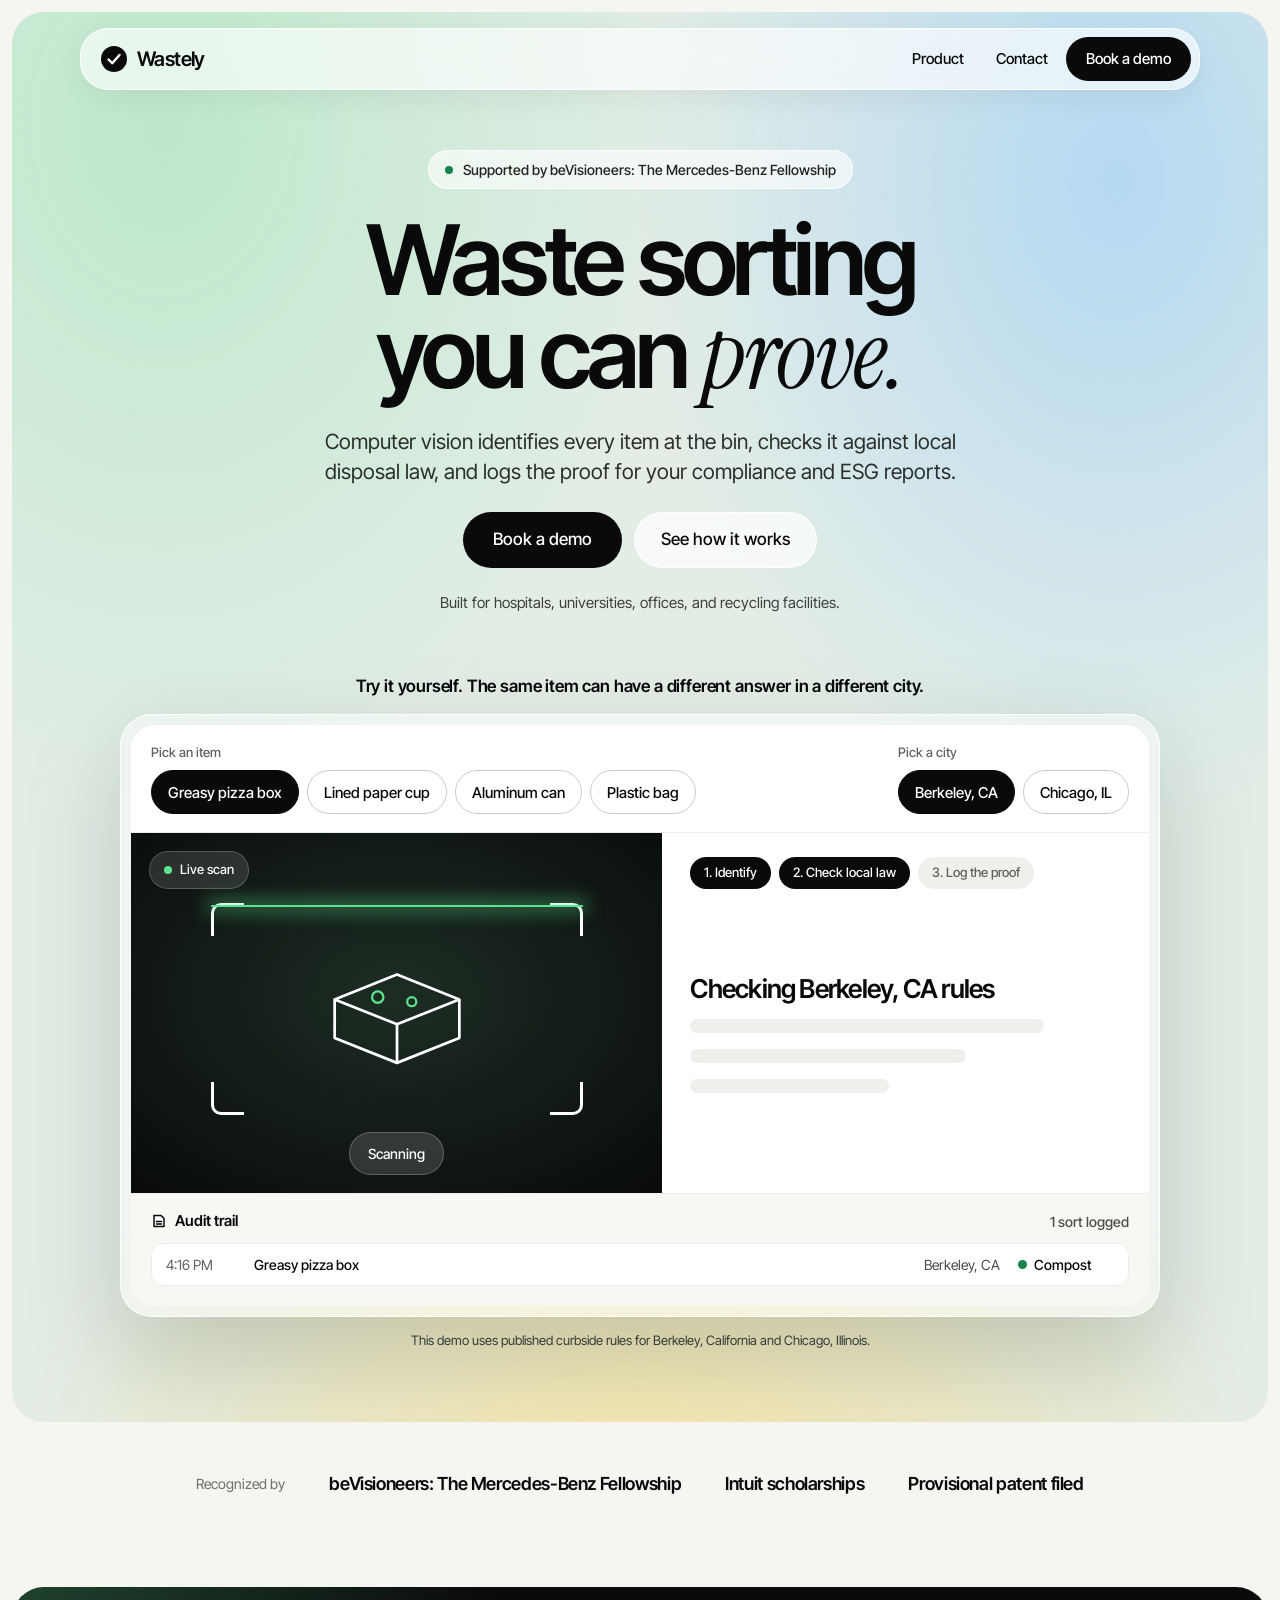
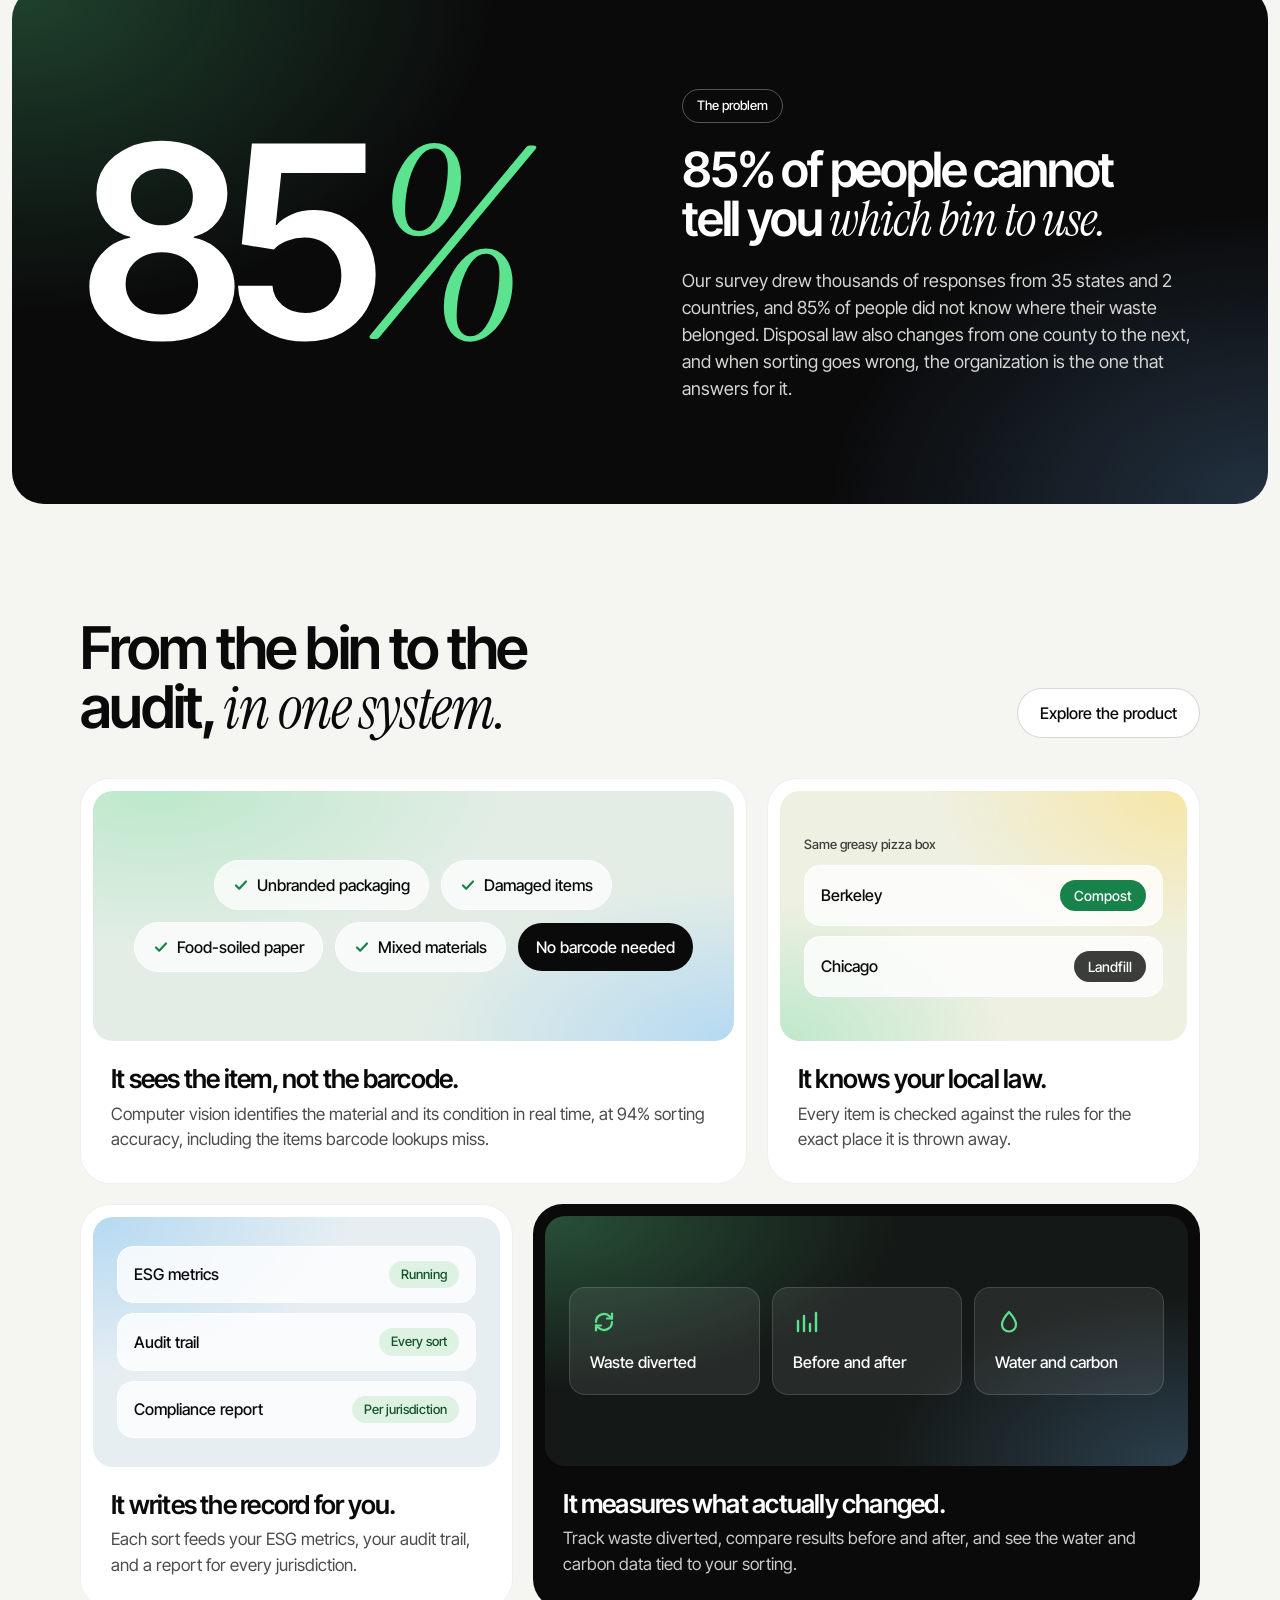
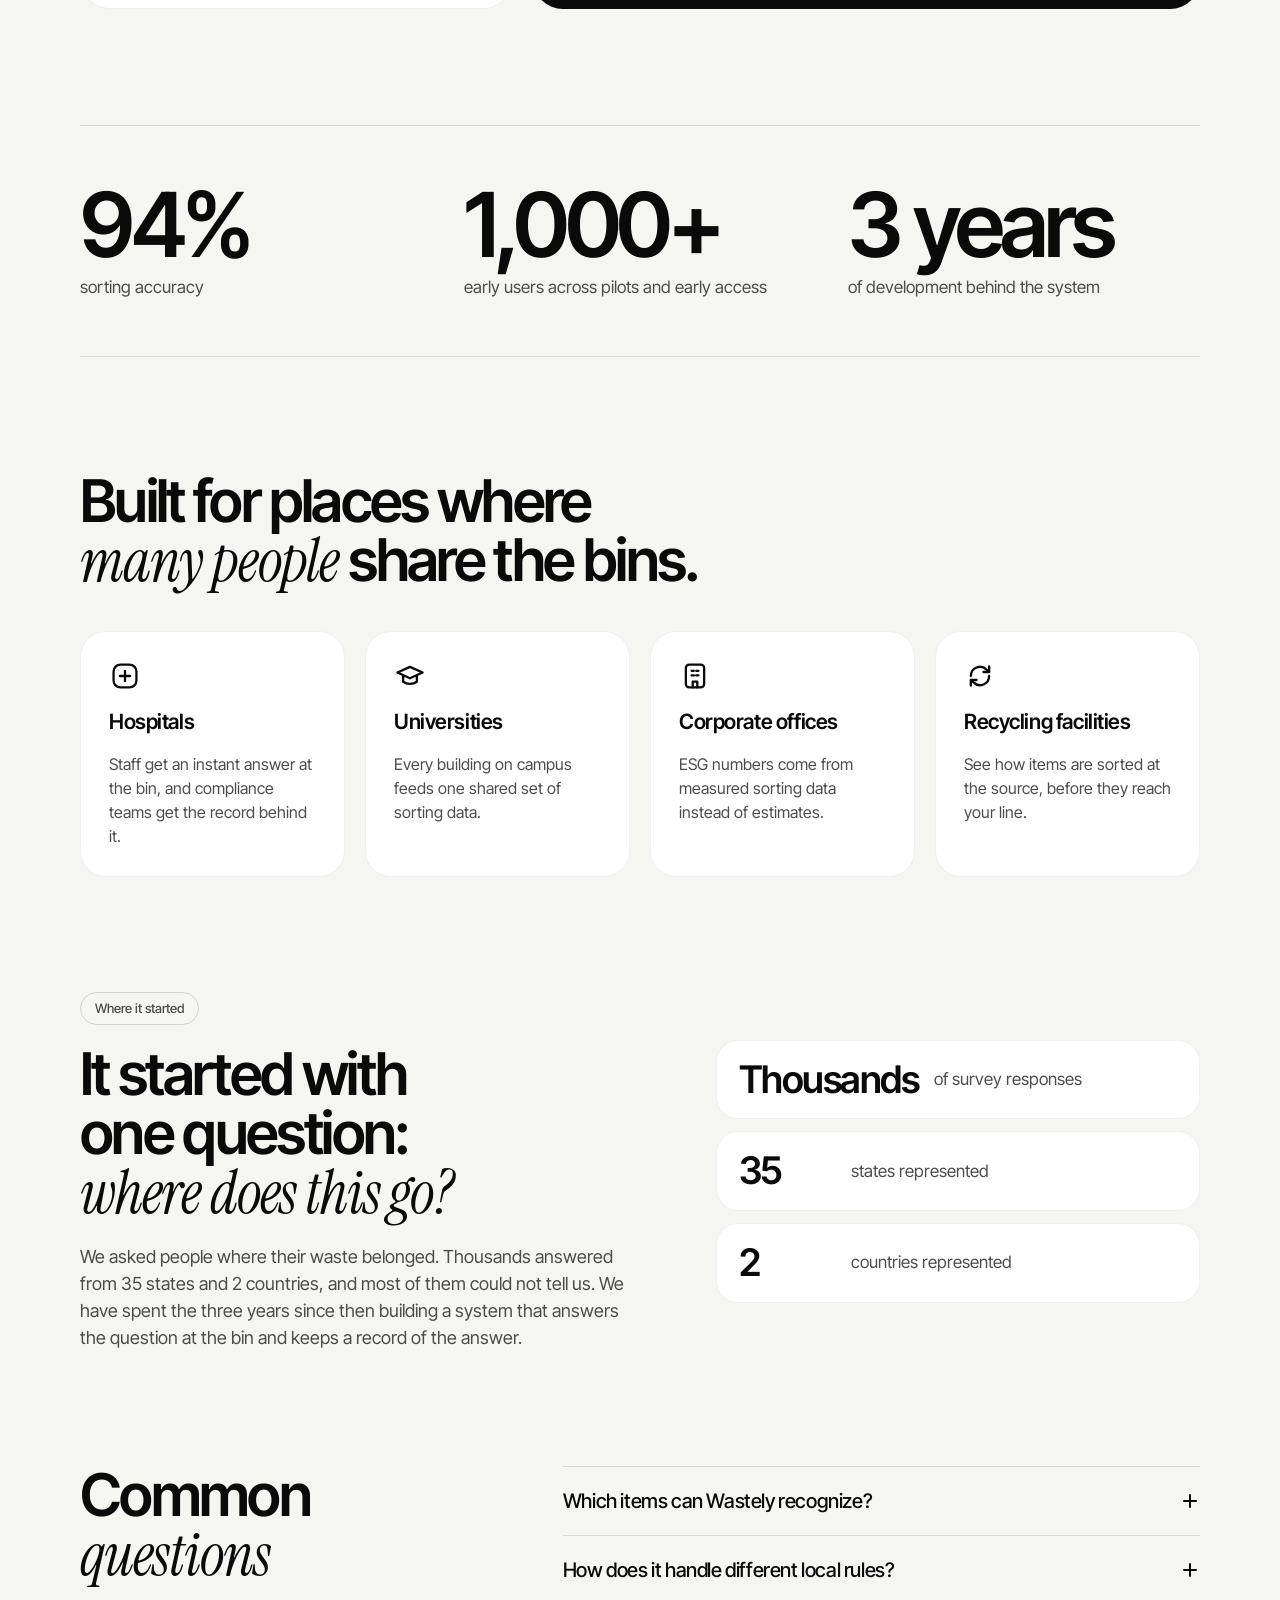
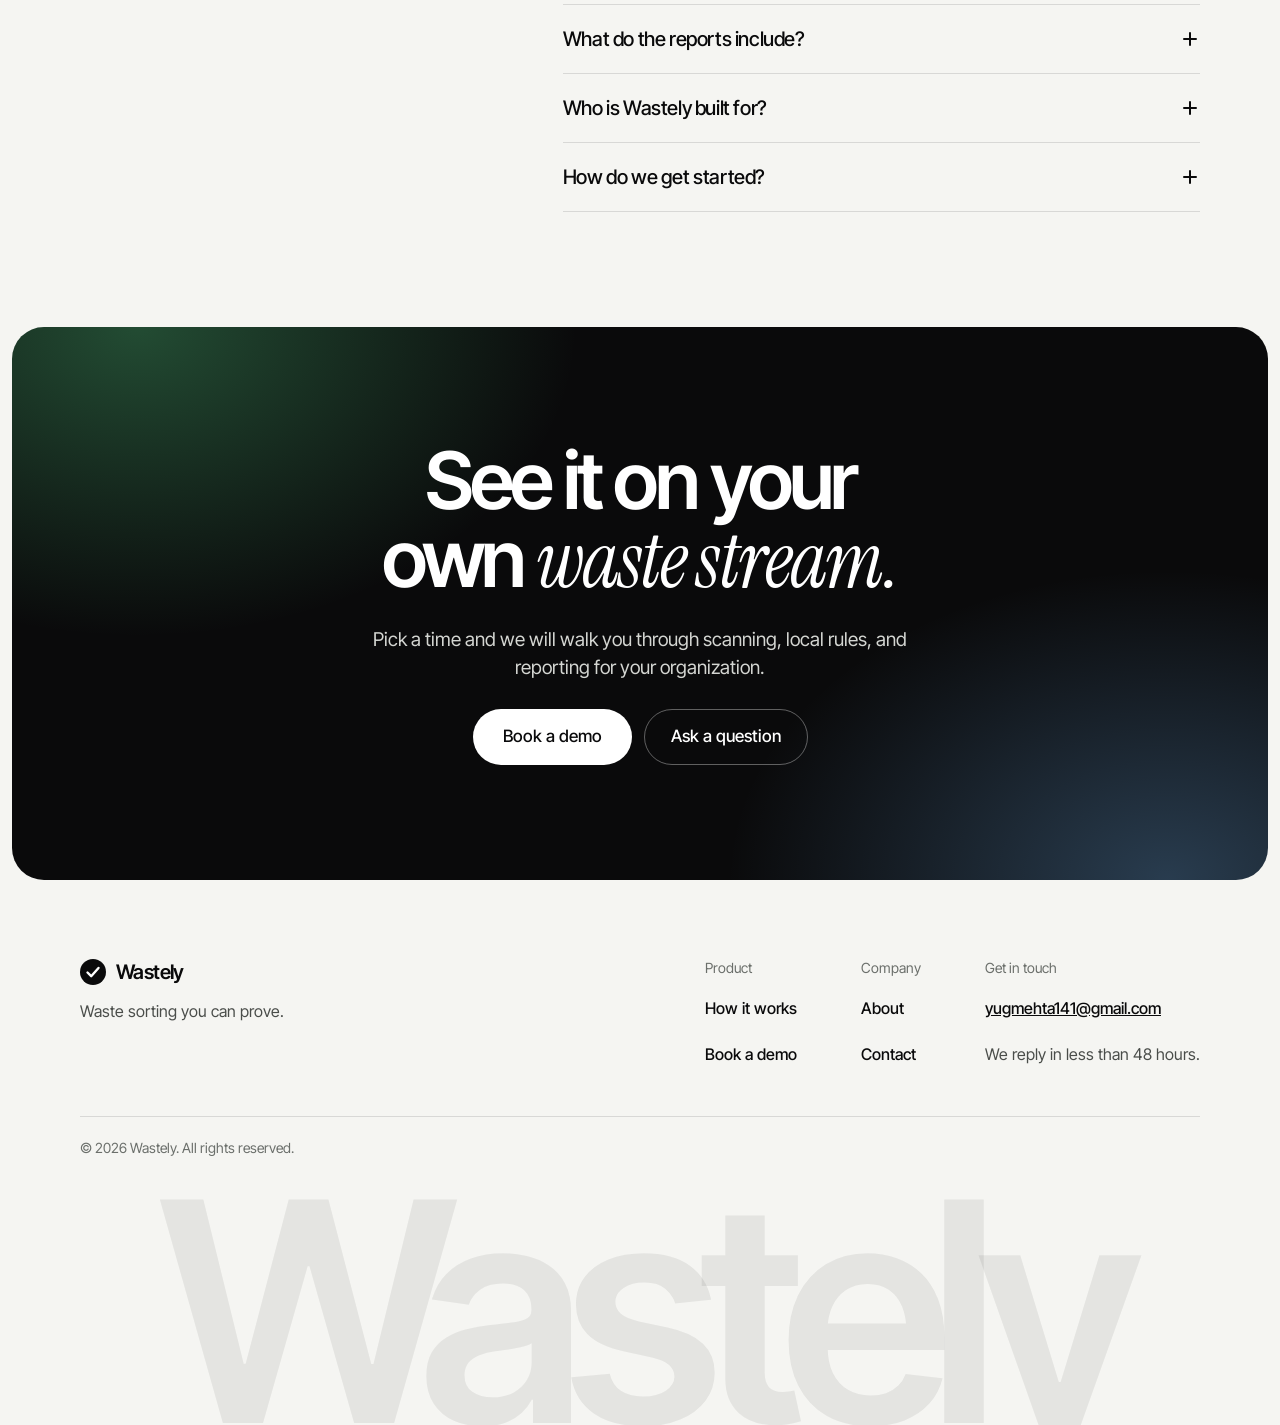
<file: index.html>
<!doctype html>
<html lang="en">
<head>
<meta charset="utf-8">
<meta name="viewport" content="width=device-width, initial-scale=1">
<title>Wastely | Waste sorting you can prove</title>
<meta name="description" content="Wastely uses computer vision to identify waste at the bin, check it against local disposal law, and build compliance and ESG reports for hospitals, universities, offices, and recycling facilities.">
<link rel="canonical" href="https://teamwastely.com/">
<meta property="og:type" content="website">
<meta property="og:site_name" content="Wastely">
<meta property="og:title" content="Wastely | Waste sorting you can prove">
<meta property="og:description" content="Wastely uses computer vision to identify waste at the bin, check it against local disposal law, and build compliance and ESG reports for hospitals, universities, offices, and recycling facilities.">
<meta property="og:url" content="https://teamwastely.com/">
<meta name="twitter:card" content="summary">
<meta name="theme-color" content="#E3EDE6">
<link rel="icon" href="favicon.svg" type="image/svg+xml">
<link rel="preconnect" href="https://fonts.googleapis.com">
<link rel="preconnect" href="https://fonts.gstatic.com" crossorigin>
<link rel="stylesheet" href="https://fonts.googleapis.com/css2?family=Instrument+Serif:ital@0;1&amp;family=Inter+Tight:wght@400;500;600&amp;display=swap">
<link rel="stylesheet" href="styles.css">
</head>
<body>
<div style="width: 100%; background: #F5F5F2; color: #0A0A0B; font-family: 'Inter Tight', system-ui, sans-serif; font-size: 17px; line-height: 1.5">

<section style="margin: 12px; border-radius: 32px; padding: 16px clamp(16px, 4vw, 48px) clamp(40px, 6vw, 72px); background: radial-gradient(60% 70% at 12% 8%, #BDE8CB 0%, rgba(189, 232, 203, 0) 70%), radial-gradient(55% 65% at 88% 12%, #B5D9F2 0%, rgba(181, 217, 242, 0) 70%), radial-gradient(70% 55% at 50% 108%, #F7E6A6 0%, rgba(247, 230, 166, 0) 72%), #E3EDE6; display: flex; flex-direction: column; align-items: center; gap: clamp(36px, 5vw, 60px); overflow: hidden">

<header style="width: 100%; max-width: 1120px; box-sizing: border-box; display: flex; flex-wrap: wrap; align-items: center; justify-content: space-between; gap: 4px 16px; padding: 8px 8px 8px 20px; border-radius: 28px; background: rgba(255, 255, 255, 0.62); -webkit-backdrop-filter: blur(18px); backdrop-filter: blur(18px); border: 1px solid rgba(255, 255, 255, 0.85); box-shadow: 0 8px 30px rgba(10, 10, 11, 0.06)">
<a href="./" style="display: flex; align-items: center; gap: 10px; min-height: 44px; text-decoration: none; color: #0A0A0B; font-weight: 600; font-size: 20px; letter-spacing: -0.03em">
<svg width="26" height="26" viewBox="0 0 26 26" fill="none" aria-hidden="true"><circle cx="13" cy="13" r="13" fill="#0A0A0B"></circle><path d="M7.5 13.5l3.7 3.7 7.3-8.2" stroke="#FFFFFF" stroke-width="2.4" stroke-linecap="round" stroke-linejoin="round"></path></svg>
Wastely
</a>
<nav aria-label="Main" style="display: flex; flex-wrap: wrap; align-items: center; gap: 2px 4px">
<a href="product.html" style="display: inline-flex; align-items: center; min-height: 44px; padding: 0 14px; text-decoration: none; color: #0A0A0B; font-weight: 500; font-size: 15px">Product</a>
<a href="contact.html" style="display: inline-flex; align-items: center; min-height: 44px; padding: 0 14px; text-decoration: none; color: #0A0A0B; font-weight: 500; font-size: 15px">Contact</a>
<a href="demo.html" style="display: inline-flex; align-items: center; justify-content: center; min-height: 44px; padding: 0 20px; border-radius: 999px; background: #0A0A0B; color: #FFFFFF; font-weight: 500; font-size: 15px; text-decoration: none">Book a demo</a>
</nav>
</header>

<div style="max-width: 900px; display: flex; flex-direction: column; align-items: center; gap: 24px; text-align: center">
<div style="display: inline-flex; align-items: center; gap: 10px; padding: 8px 16px; border-radius: 999px; background: rgba(255, 255, 255, 0.6); border: 1px solid rgba(255, 255, 255, 0.9); font-size: 14px; font-weight: 500; color: #1F2421">
<span aria-hidden="true" style="flex: none; width: 8px; height: 8px; border-radius: 999px; background: #17834A"></span>
Supported by beVisioneers: The Mercedes-Benz Fellowship
</div>
<h1 style="margin: 0; font-weight: 600; font-size: clamp(46px, 7.6vw, 100px); line-height: 0.96; letter-spacing: -0.05em; color: #0A0A0B; text-wrap: balance">Waste sorting you can <span style="font-family: 'Instrument Serif', Georgia, serif; font-style: italic; font-weight: 400; letter-spacing: -0.02em">prove.</span></h1>
<p style="margin: 0; max-width: 640px; font-size: clamp(18px, 1.7vw, 21px); line-height: 1.45; color: #2B302C; text-wrap: pretty">Computer vision identifies every item at the bin, checks it against local disposal law, and logs the proof for your compliance and ESG reports.</p>
<div style="display: flex; flex-wrap: wrap; justify-content: center; gap: 12px">
<a href="demo.html" style="display: inline-flex; align-items: center; justify-content: center; min-height: 54px; padding: 0 30px; border-radius: 999px; background: #0A0A0B; color: #FFFFFF; font-weight: 500; font-size: 17px; text-decoration: none">Book a demo</a>
<a href="product.html" style="display: inline-flex; align-items: center; justify-content: center; min-height: 54px; padding: 0 26px; border-radius: 999px; background: rgba(255, 255, 255, 0.7); border: 1px solid rgba(255, 255, 255, 0.95); color: #0A0A0B; font-weight: 500; font-size: 17px; text-decoration: none; -webkit-backdrop-filter: blur(12px); backdrop-filter: blur(12px)">See how it works</a>
</div>
<p style="margin: 0; font-size: 15px; color: #3A403B">Built for hospitals, universities, offices, and recycling facilities.</p>
</div>

<div style="width: 100%; max-width: 1040px; display: flex; flex-direction: column; align-items: center; gap: 14px">
<p style="margin: 0; font-size: 17px; font-weight: 600; letter-spacing: -0.01em; color: #0A0A0B; text-align: center">Try it yourself. The same item can have a different answer in a different city.</p>
<div style="width: 100%; box-sizing: border-box; padding: 10px; border-radius: 32px; background: rgba(255, 255, 255, 0.45); border: 1px solid rgba(255, 255, 255, 0.9); -webkit-backdrop-filter: blur(20px); backdrop-filter: blur(20px); box-shadow: 0 40px 100px rgba(10, 30, 20, 0.18)">
<div style="display: flex; flex-direction: column; border-radius: 24px; overflow: hidden; background: #FFFFFF; text-align: left">
<div style="display: flex; flex-wrap: wrap; align-items: flex-end; justify-content: space-between; gap: 14px 24px; padding: 18px 20px; border-bottom: 1px solid #EDEDE8">
<div style="display: flex; flex-direction: column; gap: 8px; min-width: 0">
<span id="demo-item-label" style="font-size: 13px; font-weight: 500; color: #5F635F">Pick an item</span>
<div id="wd-items" role="group" aria-labelledby="demo-item-label" style="display: flex; flex-wrap: wrap; gap: 8px"></div>
</div>
<div style="display: flex; flex-direction: column; gap: 8px">
<span id="demo-city-label" style="font-size: 13px; font-weight: 500; color: #5F635F">Pick a city</span>
<div id="wd-places" role="group" aria-labelledby="demo-city-label" style="display: flex; flex-wrap: wrap; gap: 8px"></div>
</div>
</div>

<div style="display: flex; flex-wrap: wrap">
<div style="position: relative; flex: 1.15 1 340px; min-width: 0; min-height: 360px; box-sizing: border-box; padding: 24px; background: radial-gradient(70% 70% at 50% 45%, #1D2D24 0%, #0A0D0B 100%); display: flex; align-items: center; justify-content: center; overflow: hidden">
<div style="position: absolute; top: 18px; left: 18px; display: flex; align-items: center; gap: 8px; padding: 8px 14px; border-radius: 999px; background: rgba(255, 255, 255, 0.12); border: 1px solid rgba(255, 255, 255, 0.2); color: #FFFFFF; font-size: 13px; font-weight: 500">
<span aria-hidden="true" class="pulse" style="width: 8px; height: 8px; border-radius: 999px; background: #5BE38F"></span>
Live scan
</div>
<div aria-hidden="true" style="position: absolute; top: 70px; left: 15%; width: 30px; height: 30px; border-top: 3px solid #FFFFFF; border-left: 3px solid #FFFFFF; border-top-left-radius: 10px"></div>
<div aria-hidden="true" style="position: absolute; top: 70px; right: 15%; width: 30px; height: 30px; border-top: 3px solid #FFFFFF; border-right: 3px solid #FFFFFF; border-top-right-radius: 10px"></div>
<div aria-hidden="true" style="position: absolute; bottom: 78px; left: 15%; width: 30px; height: 30px; border-bottom: 3px solid #FFFFFF; border-left: 3px solid #FFFFFF; border-bottom-left-radius: 10px"></div>
<div aria-hidden="true" style="position: absolute; bottom: 78px; right: 15%; width: 30px; height: 30px; border-bottom: 3px solid #FFFFFF; border-right: 3px solid #FFFFFF; border-bottom-right-radius: 10px"></div>
<div id="wd-scanline" aria-hidden="true" class="scanline" hidden style="position: absolute; left: 15%; right: 15%; top: 20%; height: 2px; border-radius: 2px; background: #5BE38F; box-shadow: 0 0 18px 4px rgba(91, 227, 143, 0.55)"></div>
<div id="wd-icon" style="display: flex"></div>
<div style="position: absolute; bottom: 18px; left: 18px; right: 18px; display: flex; justify-content: center">
<div id="wd-camlabel" style="padding: 10px 18px; border-radius: 999px; background: rgba(255, 255, 255, 0.14); border: 1px solid rgba(255, 255, 255, 0.22); color: #FFFFFF; font-size: 14px; font-weight: 500"></div>
</div>
</div>

<div style="flex: 1 1 320px; min-width: 0; box-sizing: border-box; padding: 24px 28px 28px; display: flex; flex-direction: column; gap: 20px">
<div id="wd-steps" style="display: flex; flex-wrap: wrap; gap: 8px"></div>
<div id="wd-result" role="status" style="display: flex; flex-direction: column; flex: 1"></div>
</div>
</div>

<div style="display: flex; flex-direction: column; gap: 10px; padding: 16px 20px 20px; background: #F7F7F4; border-top: 1px solid #EDEDE8">
<div style="display: flex; flex-wrap: wrap; align-items: center; justify-content: space-between; gap: 6px 16px">
<span style="display: inline-flex; align-items: center; gap: 8px; font-size: 15px; font-weight: 600; color: #0A0A0B">
<svg width="16" height="16" viewBox="0 0 16 16" fill="none" aria-hidden="true"><path d="M3 2.5h7l3 3v8H3v-11z" stroke="#0A0A0B" stroke-width="1.5" stroke-linejoin="round"></path><path d="M5.5 8.5h5M5.5 11h5" stroke="#0A0A0B" stroke-width="1.5" stroke-linecap="round"></path></svg>
Audit trail
</span>
<span id="wd-count" style="font-size: 14px; font-weight: 500; color: #4A4D4A"></span>
</div>
<div id="wd-log" style="display: flex; flex-direction: column; gap: 10px"></div>
</div>

</div>
</div>
<p style="margin: 0; font-size: 13px; color: #3A403B; text-align: center">This demo uses published curbside rules for Berkeley, California and Chicago, Illinois.</p>
</div>
</section>

<section style="padding: 36px clamp(20px, 5vw, 80px) 0">
<div style="max-width: 1120px; margin: 0 auto; display: flex; flex-wrap: wrap; align-items: center; justify-content: center; gap: 10px 44px">
<span style="font-size: 14px; color: #6B6F6B">Recognized by</span>
<span style="font-weight: 600; font-size: 18px; letter-spacing: -0.02em; color: #0A0A0B">beVisioneers: The Mercedes-Benz Fellowship</span>
<span style="font-weight: 600; font-size: 18px; letter-spacing: -0.02em; color: #0A0A0B">Intuit scholarships</span>
<span style="font-weight: 600; font-size: 18px; letter-spacing: -0.02em; color: #0A0A0B">Provisional patent filed</span>
</div>
</section>

<section style="margin: clamp(48px, 7vw, 96px) 12px 0; border-radius: 32px; padding: clamp(56px, 8vw, 110px) clamp(20px, 5vw, 80px); background: radial-gradient(55% 90% at 0% 0%, rgba(91, 227, 143, 0.26) 0%, rgba(91, 227, 143, 0) 70%), radial-gradient(50% 80% at 100% 100%, rgba(120, 190, 255, 0.22) 0%, rgba(120, 190, 255, 0) 70%), #0A0A0B; overflow: hidden">
<div style="max-width: 1120px; margin: 0 auto; display: flex; flex-wrap: wrap; align-items: center; gap: 32px 64px">
<p aria-hidden="true" style="flex: 1 1 400px; min-width: 0; margin: 0; font-weight: 600; font-size: clamp(120px, 21vw, 280px); line-height: 0.82; letter-spacing: -0.07em; color: #FFFFFF">85<span style="font-family: 'Instrument Serif', Georgia, serif; font-style: italic; font-weight: 400; letter-spacing: 0; color: #5BE38F">%</span></p>
<div style="flex: 1 1 380px; min-width: 0; display: flex; flex-direction: column; align-items: flex-start; gap: 22px">
<div style="display: inline-flex; padding: 6px 14px; border-radius: 999px; border: 1px solid rgba(255, 255, 255, 0.3); font-size: 13px; font-weight: 500; color: #FFFFFF">The problem</div>
<h2 style="margin: 0; font-weight: 600; font-size: clamp(32px, 3.8vw, 52px); line-height: 1.02; letter-spacing: -0.045em; color: #FFFFFF; text-wrap: balance">85% of people cannot tell you <span style="font-family: 'Instrument Serif', Georgia, serif; font-style: italic; font-weight: 400; letter-spacing: -0.02em">which bin to use.</span></h2>
<p style="margin: 0; font-size: 18px; color: #D4D6D2; text-wrap: pretty">Our survey drew thousands of responses from 35 states and 2 countries, and 85% of people did not know where their waste belonged. Disposal law also changes from one county to the next, and when sorting goes wrong, the organization is the one that answers for it.</p>
</div>
</div>
</section>

<section id="product" style="padding: clamp(72px, 9vw, 120px) clamp(20px, 5vw, 80px)">
<div style="max-width: 1120px; margin: 0 auto; display: flex; flex-direction: column; gap: 20px">
<div style="display: flex; flex-wrap: wrap; align-items: flex-end; justify-content: space-between; gap: 20px 40px; padding-bottom: 20px">
<h2 style="margin: 0; max-width: 700px; font-weight: 600; font-size: clamp(34px, 4.6vw, 60px); line-height: 1; letter-spacing: -0.045em; color: #0A0A0B; text-wrap: balance">From the bin to the audit, <span style="font-family: 'Instrument Serif', Georgia, serif; font-style: italic; font-weight: 400; letter-spacing: -0.02em">in one system.</span></h2>
<a href="product.html" style="display: inline-flex; align-items: center; justify-content: center; min-height: 48px; padding: 0 22px; border-radius: 999px; border: 1px solid rgba(10, 10, 11, 0.16); background: #FFFFFF; color: #0A0A0B; font-weight: 500; font-size: 16px; text-decoration: none">Explore the product</a>
</div>

<div style="display: flex; flex-wrap: wrap; gap: 20px">
<div style="flex: 1.7 1 440px; min-width: 0; box-sizing: border-box; padding: 12px 12px 30px; border-radius: 30px; background: #FFFFFF; border: 1px solid rgba(10, 10, 11, 0.06); display: flex; flex-direction: column; gap: 24px">
<div style="min-height: 250px; box-sizing: border-box; padding: 28px; border-radius: 20px; background: radial-gradient(80% 90% at 10% 0%, #BDE8CB 0%, rgba(189, 232, 203, 0) 70%), radial-gradient(70% 90% at 100% 100%, #B5D9F2 0%, rgba(181, 217, 242, 0) 70%), #E3EDE6; display: flex; flex-wrap: wrap; align-items: center; align-content: center; justify-content: center; gap: 12px">
<span style="display: inline-flex; align-items: center; gap: 8px; padding: 12px 18px; border-radius: 999px; background: rgba(255, 255, 255, 0.75); border: 1px solid #FFFFFF; font-size: 16px; font-weight: 500; color: #0A0A0B"><svg width="16" height="16" viewBox="0 0 16 16" fill="none" aria-hidden="true"><path d="M3 8.500l3.200 3.200L13 4.500" stroke="#17834A" stroke-width="2.200" stroke-linecap="round" stroke-linejoin="round"></path></svg>Unbranded packaging</span>
<span style="display: inline-flex; align-items: center; gap: 8px; padding: 12px 18px; border-radius: 999px; background: rgba(255, 255, 255, 0.75); border: 1px solid #FFFFFF; font-size: 16px; font-weight: 500; color: #0A0A0B"><svg width="16" height="16" viewBox="0 0 16 16" fill="none" aria-hidden="true"><path d="M3 8.500l3.200 3.200L13 4.500" stroke="#17834A" stroke-width="2.200" stroke-linecap="round" stroke-linejoin="round"></path></svg>Damaged items</span>
<span style="display: inline-flex; align-items: center; gap: 8px; padding: 12px 18px; border-radius: 999px; background: rgba(255, 255, 255, 0.75); border: 1px solid #FFFFFF; font-size: 16px; font-weight: 500; color: #0A0A0B"><svg width="16" height="16" viewBox="0 0 16 16" fill="none" aria-hidden="true"><path d="M3 8.500l3.200 3.200L13 4.500" stroke="#17834A" stroke-width="2.200" stroke-linecap="round" stroke-linejoin="round"></path></svg>Food-soiled paper</span>
<span style="display: inline-flex; align-items: center; gap: 8px; padding: 12px 18px; border-radius: 999px; background: rgba(255, 255, 255, 0.75); border: 1px solid #FFFFFF; font-size: 16px; font-weight: 500; color: #0A0A0B"><svg width="16" height="16" viewBox="0 0 16 16" fill="none" aria-hidden="true"><path d="M3 8.500l3.200 3.200L13 4.500" stroke="#17834A" stroke-width="2.200" stroke-linecap="round" stroke-linejoin="round"></path></svg>Mixed materials</span>
<span style="display: inline-flex; align-items: center; gap: 8px; padding: 12px 18px; border-radius: 999px; background: #0A0A0B; font-size: 16px; font-weight: 500; color: #FFFFFF">No barcode needed</span>
</div>
<div style="display: flex; flex-direction: column; gap: 8px; padding: 0 18px">
<h3 style="margin: 0; font-size: 26px; font-weight: 600; letter-spacing: -0.03em; line-height: 1.1; color: #0A0A0B">It sees the item, not the barcode.</h3>
<p style="margin: 0; font-size: 17px; color: #4A4D4A">Computer vision identifies the material and its condition in real time, at 94% sorting accuracy, including the items barcode lookups miss.</p>
</div>
</div>
<div style="flex: 1 1 300px; min-width: 0; box-sizing: border-box; padding: 12px 12px 30px; border-radius: 30px; background: #FFFFFF; border: 1px solid rgba(10, 10, 11, 0.06); display: flex; flex-direction: column; gap: 24px">
<div style="min-height: 250px; box-sizing: border-box; padding: 24px; border-radius: 20px; background: radial-gradient(90% 90% at 100% 0%, #F7E6A6 0%, rgba(247, 230, 166, 0) 70%), radial-gradient(80% 80% at 0% 100%, #BDE8CB 0%, rgba(189, 232, 203, 0) 70%), #EEF0E2; display: flex; flex-direction: column; justify-content: center; gap: 10px">
<span style="font-size: 13px; font-weight: 500; color: #3A403B">Same greasy pizza box</span>
<div style="display: flex; align-items: center; justify-content: space-between; gap: 12px; padding: 14px 16px; border-radius: 16px; background: rgba(255, 255, 255, 0.8); border: 1px solid #FFFFFF">
<span style="font-size: 16px; font-weight: 500; color: #0A0A0B">Berkeley</span>
<span style="font-size: 14px; font-weight: 500; color: #FFFFFF; background: #17834A; padding: 5px 14px; border-radius: 999px">Compost</span>
</div>
<div style="display: flex; align-items: center; justify-content: space-between; gap: 12px; padding: 14px 16px; border-radius: 16px; background: rgba(255, 255, 255, 0.8); border: 1px solid #FFFFFF">
<span style="font-size: 16px; font-weight: 500; color: #0A0A0B">Chicago</span>
<span style="font-size: 14px; font-weight: 500; color: #FFFFFF; background: #3A3D3A; padding: 5px 14px; border-radius: 999px">Landfill</span>
</div>
</div>
<div style="display: flex; flex-direction: column; gap: 8px; padding: 0 18px">
<h3 style="margin: 0; font-size: 26px; font-weight: 600; letter-spacing: -0.03em; line-height: 1.1; color: #0A0A0B">It knows your local law.</h3>
<p style="margin: 0; font-size: 17px; color: #4A4D4A">Every item is checked against the rules for the exact place it is thrown away.</p>
</div>
</div>
</div>

<div style="display: flex; flex-wrap: wrap; gap: 20px">
<div style="flex: 1 1 300px; min-width: 0; box-sizing: border-box; padding: 12px 12px 30px; border-radius: 30px; background: #FFFFFF; border: 1px solid rgba(10, 10, 11, 0.06); display: flex; flex-direction: column; gap: 24px">
<div style="min-height: 250px; box-sizing: border-box; padding: 24px; border-radius: 20px; background: radial-gradient(90% 90% at 0% 0%, #B5D9F2 0%, rgba(181, 217, 242, 0) 70%), #E6EEF2; display: flex; flex-direction: column; justify-content: center; gap: 10px">
<div style="display: flex; align-items: center; justify-content: space-between; gap: 12px; padding: 14px 16px; border-radius: 16px; background: rgba(255, 255, 255, 0.8); border: 1px solid #FFFFFF">
<span style="font-size: 16px; font-weight: 500; color: #0A0A0B">ESG metrics</span>
<span style="font-size: 13px; font-weight: 500; color: #14532D; background: #DDF2E2; padding: 4px 12px; border-radius: 999px">Running</span>
</div>
<div style="display: flex; align-items: center; justify-content: space-between; gap: 12px; padding: 14px 16px; border-radius: 16px; background: rgba(255, 255, 255, 0.8); border: 1px solid #FFFFFF">
<span style="font-size: 16px; font-weight: 500; color: #0A0A0B">Audit trail</span>
<span style="font-size: 13px; font-weight: 500; color: #14532D; background: #DDF2E2; padding: 4px 12px; border-radius: 999px">Every sort</span>
</div>
<div style="display: flex; align-items: center; justify-content: space-between; gap: 12px; padding: 14px 16px; border-radius: 16px; background: rgba(255, 255, 255, 0.8); border: 1px solid #FFFFFF">
<span style="font-size: 16px; font-weight: 500; color: #0A0A0B">Compliance report</span>
<span style="font-size: 13px; font-weight: 500; color: #14532D; background: #DDF2E2; padding: 4px 12px; border-radius: 999px">Per jurisdiction</span>
</div>
</div>
<div style="display: flex; flex-direction: column; gap: 8px; padding: 0 18px">
<h3 style="margin: 0; font-size: 26px; font-weight: 600; letter-spacing: -0.03em; line-height: 1.1; color: #0A0A0B">It writes the record for you.</h3>
<p style="margin: 0; font-size: 17px; color: #4A4D4A">Each sort feeds your ESG metrics, your audit trail, and a report for every jurisdiction.</p>
</div>
</div>
<div style="flex: 1.7 1 440px; min-width: 0; box-sizing: border-box; padding: 12px 12px 30px; border-radius: 30px; background: #0A0A0B; display: flex; flex-direction: column; gap: 24px">
<div style="min-height: 250px; box-sizing: border-box; padding: 24px; border-radius: 20px; background: radial-gradient(80% 100% at 0% 0%, rgba(91, 227, 143, 0.28) 0%, rgba(91, 227, 143, 0) 70%), radial-gradient(70% 100% at 100% 100%, rgba(120, 190, 255, 0.24) 0%, rgba(120, 190, 255, 0) 70%), #141816; display: grid; grid-template-columns: repeat(auto-fit, minmax(min(150px, 100%), 1fr)); align-content: center; gap: 12px">
<div style="display: flex; flex-direction: column; gap: 14px; padding: 20px; border-radius: 16px; background: rgba(255, 255, 255, 0.08); border: 1px solid rgba(255, 255, 255, 0.14)">
<svg width="28" height="28" viewBox="0 0 28 28" fill="none" aria-hidden="true"><path d="M6 14a8 8 0 0113.700-5.600L22 10.500" stroke="#5BE38F" stroke-width="2.200" stroke-linecap="round" stroke-linejoin="round"></path><path d="M22 5.500v5h-5" stroke="#5BE38F" stroke-width="2.200" stroke-linecap="round" stroke-linejoin="round"></path><path d="M22 14a8 8 0 01-13.700 5.600L6 17.500" stroke="#5BE38F" stroke-width="2.200" stroke-linecap="round" stroke-linejoin="round"></path><path d="M6 22.500v-5h5" stroke="#5BE38F" stroke-width="2.200" stroke-linecap="round" stroke-linejoin="round"></path></svg>
<span style="font-size: 16px; font-weight: 500; color: #FFFFFF">Waste diverted</span>
</div>
<div style="display: flex; flex-direction: column; gap: 14px; padding: 20px; border-radius: 16px; background: rgba(255, 255, 255, 0.08); border: 1px solid rgba(255, 255, 255, 0.14)">
<svg width="28" height="28" viewBox="0 0 28 28" fill="none" aria-hidden="true"><path d="M5 23V13M11 23V8M17 23v-7M23 23V5" stroke="#5BE38F" stroke-width="2.400" stroke-linecap="round"></path></svg>
<span style="font-size: 16px; font-weight: 500; color: #FFFFFF">Before and after</span>
</div>
<div style="display: flex; flex-direction: column; gap: 14px; padding: 20px; border-radius: 16px; background: rgba(255, 255, 255, 0.08); border: 1px solid rgba(255, 255, 255, 0.14)">
<svg width="28" height="28" viewBox="0 0 28 28" fill="none" aria-hidden="true"><path d="M14 4s7 7.500 7 12.500a7 7 0 01-14 0C7 11.500 14 4 14 4z" stroke="#5BE38F" stroke-width="2.200" stroke-linejoin="round"></path></svg>
<span style="font-size: 16px; font-weight: 500; color: #FFFFFF">Water and carbon</span>
</div>
</div>
<div style="display: flex; flex-direction: column; gap: 8px; padding: 0 18px">
<h3 style="margin: 0; font-size: 26px; font-weight: 600; letter-spacing: -0.03em; line-height: 1.1; color: #FFFFFF">It measures what actually changed.</h3>
<p style="margin: 0; font-size: 17px; color: #C9CCC6">Track waste diverted, compare results before and after, and see the water and carbon data tied to your sorting.</p>
</div>
</div>
</div>
</div>
</section>

<section style="padding: 0 clamp(20px, 5vw, 80px) clamp(72px, 9vw, 120px)">
<div style="max-width: 1120px; margin: 0 auto; display: grid; grid-template-columns: repeat(auto-fit, minmax(min(240px, 100%), 1fr)); gap: 32px; padding: clamp(32px, 5vw, 56px) 0; border-top: 1px solid rgba(10, 10, 11, 0.12); border-bottom: 1px solid rgba(10, 10, 11, 0.12)">
<div style="display: flex; flex-direction: column; gap: 8px">
<div style="font-weight: 600; font-size: clamp(56px, 7vw, 92px); line-height: 0.95; letter-spacing: -0.05em; color: #0A0A0B">94%</div>
<div style="font-size: 17px; color: #4A4D4A">sorting accuracy</div>
</div>
<div style="display: flex; flex-direction: column; gap: 8px">
<div style="font-weight: 600; font-size: clamp(56px, 7vw, 92px); line-height: 0.95; letter-spacing: -0.05em; color: #0A0A0B">1,000+</div>
<div style="font-size: 17px; color: #4A4D4A">early users across pilots and early access</div>
</div>
<div style="display: flex; flex-direction: column; gap: 8px">
<div style="font-weight: 600; font-size: clamp(56px, 7vw, 92px); line-height: 0.95; letter-spacing: -0.05em; color: #0A0A0B">3 years</div>
<div style="font-size: 17px; color: #4A4D4A">of development behind the system</div>
</div>
</div>
</section>

<section style="padding: 0 clamp(20px, 5vw, 80px) clamp(72px, 9vw, 120px)">
<div style="max-width: 1120px; margin: 0 auto; display: flex; flex-direction: column; gap: 40px">
<h2 style="margin: 0; max-width: 760px; font-weight: 600; font-size: clamp(34px, 4.6vw, 60px); line-height: 1; letter-spacing: -0.045em; color: #0A0A0B; text-wrap: balance">Built for places where <span style="font-family: 'Instrument Serif', Georgia, serif; font-style: italic; font-weight: 400; letter-spacing: -0.02em">many people</span> share the bins.</h2>
<div style="display: grid; grid-template-columns: repeat(auto-fit, minmax(min(240px, 100%), 1fr)); gap: 20px">
<div style="display: flex; flex-direction: column; gap: 14px; padding: 28px; border-radius: 26px; background: #FFFFFF; border: 1px solid rgba(10, 10, 11, 0.06)">
<svg width="32" height="32" viewBox="0 0 28 28" fill="none" aria-hidden="true"><rect x="4" y="4" width="20" height="20" rx="6" stroke="#0A0A0B" stroke-width="2"></rect><path d="M14 9.500v9M9.500 14h9" stroke="#0A0A0B" stroke-width="2" stroke-linecap="round"></path></svg>
<h3 style="margin: 0; font-size: 21px; font-weight: 600; letter-spacing: -0.02em; color: #0A0A0B">Hospitals</h3>
<p style="margin: 0; font-size: 16px; color: #4A4D4A">Staff get an instant answer at the bin, and compliance teams get the record behind it.</p>
</div>
<div style="display: flex; flex-direction: column; gap: 14px; padding: 28px; border-radius: 26px; background: #FFFFFF; border: 1px solid rgba(10, 10, 11, 0.06)">
<svg width="32" height="32" viewBox="0 0 28 28" fill="none" aria-hidden="true"><path d="M3 11l11-5 11 5-11 5-11-5z" stroke="#0A0A0B" stroke-width="2" stroke-linejoin="round"></path><path d="M8 14v5c3.500 2.500 8.500 2.500 12 0v-5" stroke="#0A0A0B" stroke-width="2" stroke-linecap="round" stroke-linejoin="round"></path></svg>
<h3 style="margin: 0; font-size: 21px; font-weight: 600; letter-spacing: -0.02em; color: #0A0A0B">Universities</h3>
<p style="margin: 0; font-size: 16px; color: #4A4D4A">Every building on campus feeds one shared set of sorting data.</p>
</div>
<div style="display: flex; flex-direction: column; gap: 14px; padding: 28px; border-radius: 26px; background: #FFFFFF; border: 1px solid rgba(10, 10, 11, 0.06)">
<svg width="32" height="32" viewBox="0 0 28 28" fill="none" aria-hidden="true"><rect x="6" y="4" width="16" height="20" rx="3" stroke="#0A0A0B" stroke-width="2"></rect><path d="M11 9.500h2M15 9.500h2M11 13.500h2M15 13.500h2M12 24v-5h4v5" stroke="#0A0A0B" stroke-width="2" stroke-linecap="round" stroke-linejoin="round"></path></svg>
<h3 style="margin: 0; font-size: 21px; font-weight: 600; letter-spacing: -0.02em; color: #0A0A0B">Corporate offices</h3>
<p style="margin: 0; font-size: 16px; color: #4A4D4A">ESG numbers come from measured sorting data instead of estimates.</p>
</div>
<div style="display: flex; flex-direction: column; gap: 14px; padding: 28px; border-radius: 26px; background: #FFFFFF; border: 1px solid rgba(10, 10, 11, 0.06)">
<svg width="32" height="32" viewBox="0 0 28 28" fill="none" aria-hidden="true"><path d="M6 14a8 8 0 0113.700-5.600L22 10.500" stroke="#0A0A0B" stroke-width="2" stroke-linecap="round" stroke-linejoin="round"></path><path d="M22 5.500v5h-5" stroke="#0A0A0B" stroke-width="2" stroke-linecap="round" stroke-linejoin="round"></path><path d="M22 14a8 8 0 01-13.700 5.600L6 17.500" stroke="#0A0A0B" stroke-width="2" stroke-linecap="round" stroke-linejoin="round"></path><path d="M6 22.500v-5h5" stroke="#0A0A0B" stroke-width="2" stroke-linecap="round" stroke-linejoin="round"></path></svg>
<h3 style="margin: 0; font-size: 21px; font-weight: 600; letter-spacing: -0.02em; color: #0A0A0B">Recycling facilities</h3>
<p style="margin: 0; font-size: 16px; color: #4A4D4A">See how items are sorted at the source, before they reach your line.</p>
</div>
</div>
</div>
</section>

<section id="company" style="padding: 0 clamp(20px, 5vw, 80px) clamp(72px, 9vw, 120px)">
<div style="max-width: 1120px; margin: 0 auto; display: flex; flex-wrap: wrap; align-items: center; gap: 40px 72px">
<div style="flex: 1 1 420px; min-width: 0; display: flex; flex-direction: column; align-items: flex-start; gap: 20px">
<div style="display: inline-flex; padding: 6px 14px; border-radius: 999px; border: 1px solid rgba(10, 10, 11, 0.14); font-size: 13px; font-weight: 500; color: #4A4D4A">Where it started</div>
<h2 style="margin: 0; font-weight: 600; font-size: clamp(34px, 4.6vw, 60px); line-height: 1; letter-spacing: -0.045em; color: #0A0A0B; text-wrap: balance">It started with one question: <span style="font-family: 'Instrument Serif', Georgia, serif; font-style: italic; font-weight: 400; letter-spacing: -0.02em">where does this go?</span></h2>
<p style="margin: 0; font-size: 18px; color: #4A4D4A; text-wrap: pretty">We asked people where their waste belonged. Thousands answered from 35 states and 2 countries, and most of them could not tell us. We have spent the three years since then building a system that answers the question at the bin and keeps a record of the answer.</p>
</div>
<div style="flex: 1 1 340px; min-width: 0; display: flex; flex-direction: column; gap: 12px">
<div style="display: flex; align-items: center; gap: 16px; padding: 18px 22px; border-radius: 22px; background: #FFFFFF; border: 1px solid rgba(10, 10, 11, 0.06)">
<div style="flex: none; min-width: 96px; font-weight: 600; font-size: 38px; letter-spacing: -0.04em; line-height: 1.1; color: #0A0A0B">Thousands</div>
<div style="font-size: 17px; color: #4A4D4A">of survey responses</div>
</div>
<div style="display: flex; align-items: center; gap: 16px; padding: 18px 22px; border-radius: 22px; background: #FFFFFF; border: 1px solid rgba(10, 10, 11, 0.06)">
<div style="flex: none; min-width: 96px; font-weight: 600; font-size: 38px; letter-spacing: -0.04em; line-height: 1.1; color: #0A0A0B">35</div>
<div style="font-size: 17px; color: #4A4D4A">states represented</div>
</div>
<div style="display: flex; align-items: center; gap: 16px; padding: 18px 22px; border-radius: 22px; background: #FFFFFF; border: 1px solid rgba(10, 10, 11, 0.06)">
<div style="flex: none; min-width: 96px; font-weight: 600; font-size: 38px; letter-spacing: -0.04em; line-height: 1.1; color: #0A0A0B">2</div>
<div style="font-size: 17px; color: #4A4D4A">countries represented</div>
</div>
</div>
</div>
</section>

<section style="padding: 0 clamp(20px, 5vw, 80px) clamp(72px, 9vw, 120px)">
<div style="max-width: 1120px; margin: 0 auto; display: flex; flex-wrap: wrap; gap: 32px 72px">
<h2 style="flex: 1 1 300px; margin: 0; font-weight: 600; font-size: clamp(34px, 4.6vw, 60px); line-height: 1; letter-spacing: -0.045em; color: #0A0A0B">Common <span style="font-family: 'Instrument Serif', Georgia, serif; font-style: italic; font-weight: 400; letter-spacing: -0.02em">questions</span></h2>
<div style="flex: 1.6 1 460px; min-width: 0; display: flex; flex-direction: column; border-bottom: 1px solid rgba(10, 10, 11, 0.12)">
<details style="border-top: 1px solid rgba(10, 10, 11, 0.12)">
<summary style="display: flex; align-items: center; justify-content: space-between; gap: 16px; min-height: 68px; font-size: 20px; font-weight: 500; letter-spacing: -0.02em; color: #0A0A0B">Which items can Wastely recognize?<svg class="pm" width="20" height="20" viewBox="0 0 20 20" fill="none" aria-hidden="true" style="flex: none; transition: transform 0.2s"><path d="M10 4v12M4 10h12" stroke="#0A0A0B" stroke-width="2" stroke-linecap="round"></path></svg></summary>
<p style="margin: 0; padding: 0 36px 24px 0; font-size: 17px; color: #4A4D4A">Wastely classifies items from what the camera sees, which means it works on unbranded, damaged, and mixed-material items that barcode lookups miss. Current sorting accuracy is 94%.</p>
</details>
<details style="border-top: 1px solid rgba(10, 10, 11, 0.12)">
<summary style="display: flex; align-items: center; justify-content: space-between; gap: 16px; min-height: 68px; font-size: 20px; font-weight: 500; letter-spacing: -0.02em; color: #0A0A0B">How does it handle different local rules?<svg class="pm" width="20" height="20" viewBox="0 0 20 20" fill="none" aria-hidden="true" style="flex: none; transition: transform 0.2s"><path d="M10 4v12M4 10h12" stroke="#0A0A0B" stroke-width="2" stroke-linecap="round"></path></svg></summary>
<p style="margin: 0; padding: 0 36px 24px 0; font-size: 17px; color: #4A4D4A">Disposal law varies by state and county. Wastely checks each item against the rules for the location where it is thrown away and returns an answer specific to that place.</p>
</details>
<details style="border-top: 1px solid rgba(10, 10, 11, 0.12)">
<summary style="display: flex; align-items: center; justify-content: space-between; gap: 16px; min-height: 68px; font-size: 20px; font-weight: 500; letter-spacing: -0.02em; color: #0A0A0B">What do the reports include?<svg class="pm" width="20" height="20" viewBox="0 0 20 20" fill="none" aria-hidden="true" style="flex: none; transition: transform 0.2s"><path d="M10 4v12M4 10h12" stroke="#0A0A0B" stroke-width="2" stroke-linecap="round"></path></svg></summary>
<p style="margin: 0; padding: 0 36px 24px 0; font-size: 17px; color: #4A4D4A">You get running ESG metrics, an audit trail of every sort, and a compliance report for each jurisdiction you operate in. The dashboard also tracks waste diverted and the related water and carbon data.</p>
</details>
<details style="border-top: 1px solid rgba(10, 10, 11, 0.12)">
<summary style="display: flex; align-items: center; justify-content: space-between; gap: 16px; min-height: 68px; font-size: 20px; font-weight: 500; letter-spacing: -0.02em; color: #0A0A0B">Who is Wastely built for?<svg class="pm" width="20" height="20" viewBox="0 0 20 20" fill="none" aria-hidden="true" style="flex: none; transition: transform 0.2s"><path d="M10 4v12M4 10h12" stroke="#0A0A0B" stroke-width="2" stroke-linecap="round"></path></svg></summary>
<p style="margin: 0; padding: 0 36px 24px 0; font-size: 17px; color: #4A4D4A">Wastely is built for organizations that manage shared waste streams, including hospitals, universities, corporate offices, and recycling facilities.</p>
</details>
<details style="border-top: 1px solid rgba(10, 10, 11, 0.12)">
<summary style="display: flex; align-items: center; justify-content: space-between; gap: 16px; min-height: 68px; font-size: 20px; font-weight: 500; letter-spacing: -0.02em; color: #0A0A0B">How do we get started?<svg class="pm" width="20" height="20" viewBox="0 0 20 20" fill="none" aria-hidden="true" style="flex: none; transition: transform 0.2s"><path d="M10 4v12M4 10h12" stroke="#0A0A0B" stroke-width="2" stroke-linecap="round"></path></svg></summary>
<p style="margin: 0; padding: 0 36px 24px 0; font-size: 17px; color: #4A4D4A">Book a demo and pick an open time on our calendar. Your booking is confirmed right away, and we are setting up pilots with organizations now.</p>
</details>
</div>
</div>
</section>

<section style="margin: 0 12px; border-radius: 32px; padding: clamp(64px, 9vw, 120px) clamp(20px, 5vw, 80px); background: radial-gradient(50% 80% at 10% 0%, rgba(91, 227, 143, 0.30) 0%, rgba(91, 227, 143, 0) 70%), radial-gradient(50% 80% at 92% 100%, rgba(120, 190, 255, 0.28) 0%, rgba(120, 190, 255, 0) 70%), #0A0A0B">
<div style="max-width: 860px; margin: 0 auto; display: flex; flex-direction: column; align-items: center; gap: 26px; text-align: center">
<h2 style="margin: 0; font-weight: 600; font-size: clamp(40px, 6.2vw, 84px); line-height: 0.98; letter-spacing: -0.05em; color: #FFFFFF; text-wrap: balance">See it on your own <span style="font-family: 'Instrument Serif', Georgia, serif; font-style: italic; font-weight: 400; letter-spacing: -0.02em">waste stream.</span></h2>
<p style="margin: 0; max-width: 540px; font-size: 19px; color: #D4D6D2">Pick a time and we will walk you through scanning, local rules, and reporting for your organization.</p>
<div style="display: flex; flex-wrap: wrap; justify-content: center; gap: 12px">
<a href="demo.html" style="display: inline-flex; align-items: center; justify-content: center; min-height: 54px; padding: 0 30px; border-radius: 999px; background: #FFFFFF; color: #0A0A0B; font-weight: 500; font-size: 17px; text-decoration: none">Book a demo</a>
<a href="contact.html" style="display: inline-flex; align-items: center; justify-content: center; min-height: 54px; padding: 0 26px; border-radius: 999px; border: 1px solid rgba(255, 255, 255, 0.35); color: #FFFFFF; font-weight: 500; font-size: 17px; text-decoration: none">Ask a question</a>
</div>
</div>
</section>

<footer style="padding: clamp(48px, 6vw, 80px) clamp(20px, 5vw, 80px) 0; overflow: hidden">
<div style="max-width: 1120px; margin: 0 auto; display: flex; flex-direction: column; gap: 40px">
<div style="display: flex; flex-wrap: wrap; justify-content: space-between; gap: 32px 64px">
<div style="flex: 1 1 280px; display: flex; flex-direction: column; gap: 12px">
<div style="display: flex; align-items: center; gap: 10px; font-weight: 600; font-size: 20px; letter-spacing: -0.03em; color: #0A0A0B">
<svg width="26" height="26" viewBox="0 0 26 26" fill="none" aria-hidden="true"><circle cx="13" cy="13" r="13" fill="#0A0A0B"></circle><path d="M7.5 13.5l3.7 3.7 7.3-8.2" stroke="#FFFFFF" stroke-width="2.4" stroke-linecap="round" stroke-linejoin="round"></path></svg>
Wastely
</div>
<p style="margin: 0; font-size: 16px; color: #4A4D4A">Waste sorting you can prove.</p>
</div>
<div style="display: flex; flex-direction: column; gap: 2px">
<div style="font-size: 14px; color: #6B6F6B; padding-bottom: 6px">Product</div>
<a href="product.html" style="display: inline-flex; align-items: center; min-height: 44px; color: #0A0A0B; text-decoration: none; font-size: 16px; font-weight: 500">How it works</a>
<a href="demo.html" style="display: inline-flex; align-items: center; min-height: 44px; color: #0A0A0B; text-decoration: none; font-size: 16px; font-weight: 500">Book a demo</a>
</div>
<div style="display: flex; flex-direction: column; gap: 2px">
<div style="font-size: 14px; color: #6B6F6B; padding-bottom: 6px">Company</div>
<a href="#company" style="display: inline-flex; align-items: center; min-height: 44px; color: #0A0A0B; text-decoration: none; font-size: 16px; font-weight: 500">About</a>
<a href="contact.html" style="display: inline-flex; align-items: center; min-height: 44px; color: #0A0A0B; text-decoration: none; font-size: 16px; font-weight: 500">Contact</a>
</div>
<div style="display: flex; flex-direction: column; gap: 2px">
<div style="font-size: 14px; color: #6B6F6B; padding-bottom: 6px">Get in touch</div>
<a href="mailto:yugmehta141@gmail.com" style="display: inline-flex; align-items: center; min-height: 44px; color: #0A0A0B; font-size: 16px; font-weight: 500">yugmehta141@gmail.com</a>
<span style="display: inline-flex; align-items: center; min-height: 44px; font-size: 16px; color: #4A4D4A">We reply in less than 48 hours.</span>
</div>
</div>
<div style="padding-top: 20px; border-top: 1px solid rgba(10, 10, 11, 0.12); font-size: 14px; color: #6B6F6B">© 2026 Wastely. All rights reserved.</div>
<div aria-hidden="true" style="font-weight: 600; font-size: clamp(88px, 24vw, 330px); line-height: 0.74; letter-spacing: -0.07em; color: rgba(10, 10, 11, 0.07); text-align: center; white-space: nowrap; user-select: none">Wastely</div>
</div>
</footer>

</div>
<script src="demo.js" defer></script>
</body>
</html>
</file>
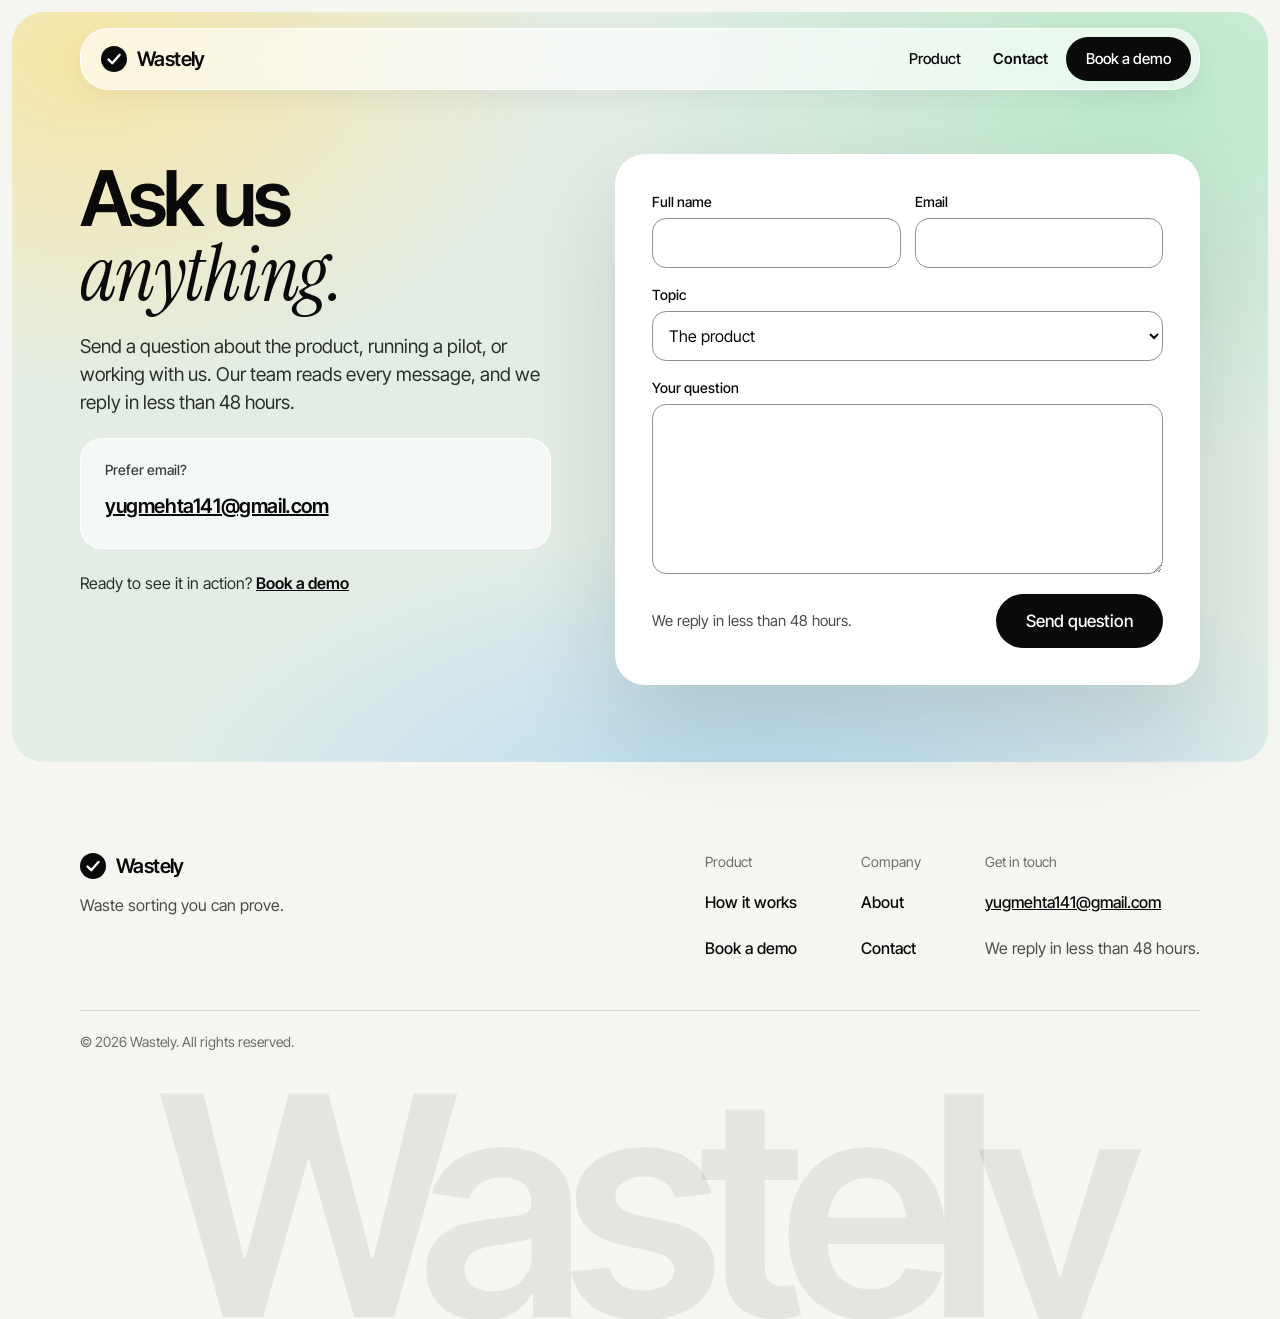
<file: contact.html>
<!doctype html>
<html lang="en">
<head>
<meta charset="utf-8">
<meta name="viewport" content="width=device-width, initial-scale=1">
<title>Contact | Wastely</title>
<meta name="description" content="Ask the Wastely team a question about the product, running a pilot, or working together. We reply in less than 48 hours.">
<link rel="canonical" href="https://teamwastely.com/contact.html">
<meta property="og:type" content="website">
<meta property="og:site_name" content="Wastely">
<meta property="og:title" content="Contact | Wastely">
<meta property="og:description" content="Ask the Wastely team a question about the product, running a pilot, or working together. We reply in less than 48 hours.">
<meta property="og:url" content="https://teamwastely.com/contact.html">
<meta name="twitter:card" content="summary">
<meta name="theme-color" content="#E3EDE6">
<link rel="icon" href="favicon.svg" type="image/svg+xml">
<link rel="preconnect" href="https://fonts.googleapis.com">
<link rel="preconnect" href="https://fonts.gstatic.com" crossorigin>
<link rel="stylesheet" href="https://fonts.googleapis.com/css2?family=Instrument+Serif:ital@0;1&amp;family=Inter+Tight:wght@400;500;600&amp;display=swap">
<link rel="stylesheet" href="styles.css">
</head>
<body>
<div style="width: 100%; background: #F5F5F2; color: #0A0A0B; font-family: 'Inter Tight', system-ui, sans-serif; font-size: 17px; line-height: 1.5">

<section style="margin: 12px; border-radius: 32px; padding: 16px clamp(16px, 4vw, 48px) clamp(40px, 6vw, 80px); background: radial-gradient(60% 70% at 90% 12%, #BDE8CB 0%, rgba(189, 232, 203, 0) 70%), radial-gradient(55% 65% at 6% 6%, #F7E6A6 0%, rgba(247, 230, 166, 0) 70%), radial-gradient(70% 55% at 60% 108%, #B5D9F2 0%, rgba(181, 217, 242, 0) 72%), #E3EDE6; display: flex; flex-direction: column; align-items: center; gap: clamp(36px, 5vw, 64px)">

<header style="width: 100%; max-width: 1120px; box-sizing: border-box; display: flex; flex-wrap: wrap; align-items: center; justify-content: space-between; gap: 4px 16px; padding: 8px 8px 8px 20px; border-radius: 28px; background: rgba(255, 255, 255, 0.62); -webkit-backdrop-filter: blur(18px); backdrop-filter: blur(18px); border: 1px solid rgba(255, 255, 255, 0.85); box-shadow: 0 8px 30px rgba(10, 10, 11, 0.06)">
<a href="./" style="display: flex; align-items: center; gap: 10px; min-height: 44px; text-decoration: none; color: #0A0A0B; font-weight: 600; font-size: 20px; letter-spacing: -0.03em">
<svg width="26" height="26" viewBox="0 0 26 26" fill="none" aria-hidden="true"><circle cx="13" cy="13" r="13" fill="#0A0A0B"></circle><path d="M7.5 13.5l3.7 3.7 7.3-8.2" stroke="#FFFFFF" stroke-width="2.4" stroke-linecap="round" stroke-linejoin="round"></path></svg>
Wastely
</a>
<nav aria-label="Main" style="display: flex; flex-wrap: wrap; align-items: center; gap: 2px 4px">
<a href="product.html" style="display: inline-flex; align-items: center; min-height: 44px; padding: 0 14px; text-decoration: none; color: #0A0A0B; font-weight: 500; font-size: 15px">Product</a>
<a href="contact.html" aria-current="page" style="display: inline-flex; align-items: center; min-height: 44px; padding: 0 14px; text-decoration: none; color: #0A0A0B; font-weight: 600; font-size: 15px">Contact</a>
<a href="demo.html" style="display: inline-flex; align-items: center; justify-content: center; min-height: 44px; padding: 0 20px; border-radius: 999px; background: #0A0A0B; color: #FFFFFF; font-weight: 500; font-size: 15px; text-decoration: none">Book a demo</a>
</nav>
</header>

<div style="width: 100%; max-width: 1120px; display: flex; flex-wrap: wrap; align-items: flex-start; gap: 36px 64px">

<div style="flex: 1 1 360px; min-width: 0; display: flex; flex-direction: column; align-items: flex-start; gap: 22px; padding-top: 8px">
<h1 style="margin: 0; font-weight: 600; font-size: clamp(44px, 6vw, 80px); line-height: 0.96; letter-spacing: -0.05em; color: #0A0A0B">Ask us <span style="font-family: 'Instrument Serif', Georgia, serif; font-style: italic; font-weight: 400; letter-spacing: -0.02em">anything.</span></h1>
<p style="margin: 0; font-size: 19px; line-height: 1.45; color: #2B302C; text-wrap: pretty">Send a question about the product, running a pilot, or working with us. Our team reads every message, and we reply in less than 48 hours.</p>
<div style="width: 100%; box-sizing: border-box; display: flex; flex-direction: column; gap: 4px; padding: 20px 24px; border-radius: 22px; background: rgba(255, 255, 255, 0.62); border: 1px solid rgba(255, 255, 255, 0.9); -webkit-backdrop-filter: blur(14px); backdrop-filter: blur(14px)">
<span style="font-size: 14px; font-weight: 500; color: #3A403B">Prefer email?</span>
<a href="mailto:yugmehta141@gmail.com" style="display: inline-flex; align-items: center; min-height: 44px; font-size: 20px; font-weight: 600; letter-spacing: -0.02em; color: #0A0A0B; overflow-wrap: anywhere">yugmehta141@gmail.com</a>
</div>
<p style="margin: 0; font-size: 16px; color: #2B302C">Ready to see it in action? <a href="demo.html" style="font-weight: 600">Book a demo</a></p>
</div>

<div style="flex: 1.3 1 440px; min-width: 0; box-sizing: border-box; padding: clamp(22px, 3vw, 36px); border-radius: 30px; background: #FFFFFF; border: 1px solid rgba(255, 255, 255, 0.9); box-shadow: 0 40px 100px rgba(10, 30, 20, 0.14)">
<div id="contact-form-wrap">
<form id="contact-form" action="https://api.web3forms.com/submit" method="POST" style="margin: 0; display: flex; flex-direction: column; gap: 16px">
<input type="hidden" name="access_key" value="4f7b613a-eebf-445b-b450-a6709ca9ee5b">
<input type="hidden" name="subject" value="New question from the Wastely website">
<input type="hidden" name="from_name" value="Wastely website">
<input type="checkbox" name="botcheck" tabindex="-1" autocomplete="off" aria-hidden="true" style="display: none">
<div style="display: flex; flex-wrap: wrap; gap: 14px">
<div style="flex: 1 1 200px; min-width: 0; display: flex; flex-direction: column; gap: 6px">
<label for="q-name" style="font-size: 14px; font-weight: 500; color: #0A0A0B">Full name</label>
<input id="q-name" name="name" type="text" autocomplete="name" required="required" style="min-height: 50px; padding: 0 16px; border-radius: 14px; border: 1px solid #8E938C; font-size: 16px; color: #0A0A0B; background: #FFFFFF; box-sizing: border-box; width: 100%">
</div>
<div style="flex: 1 1 200px; min-width: 0; display: flex; flex-direction: column; gap: 6px">
<label for="q-email" style="font-size: 14px; font-weight: 500; color: #0A0A0B">Email</label>
<input id="q-email" name="email" type="email" autocomplete="email" required="required" style="min-height: 50px; padding: 0 16px; border-radius: 14px; border: 1px solid #8E938C; font-size: 16px; color: #0A0A0B; background: #FFFFFF; box-sizing: border-box; width: 100%">
</div>
</div>
<div style="display: flex; flex-direction: column; gap: 6px">
<label for="q-topic" style="font-size: 14px; font-weight: 500; color: #0A0A0B">Topic</label>
<select id="q-topic" name="topic" style="min-height: 50px; padding: 0 12px; border-radius: 14px; border: 1px solid #8E938C; font-size: 16px; color: #0A0A0B; background: #FFFFFF; box-sizing: border-box; width: 100%">
<option value="product">The product</option>
<option value="pilot">Running a pilot</option>
<option value="partnership">Partnerships</option>
<option value="press">Press</option>
<option value="other">Something else</option>
</select>
</div>
<div style="display: flex; flex-direction: column; gap: 6px">
<label for="q-message" style="font-size: 14px; font-weight: 500; color: #0A0A0B">Your question</label>
<textarea id="q-message" name="message" rows="6" required="required" style="padding: 12px 16px; border-radius: 14px; border: 1px solid #8E938C; font-size: 16px; line-height: 1.5; color: #0A0A0B; background: #FFFFFF; box-sizing: border-box; width: 100%; resize: vertical"></textarea>
</div>
<p id="contact-error" role="alert" hidden style="margin: 0; font-size: 15px; font-weight: 500; color: #9A3412">Your message did not send. Please try again, or email us at <a href="mailto:yugmehta141@gmail.com" style="color: #9A3412">yugmehta141@gmail.com</a>.</p>
<div style="display: flex; flex-wrap: wrap; align-items: center; justify-content: space-between; gap: 12px 20px; padding-top: 4px">
<span style="font-size: 15px; color: #4A4D4A">We reply in less than 48 hours.</span>
<button type="submit" style="min-height: 54px; padding: 0 30px; border: 0; border-radius: 999px; background: #0A0A0B; color: #FFFFFF; font-weight: 500; font-size: 17px; cursor: pointer">Send question</button>
</div>
</form>
</div>
<div id="contact-success" hidden>
<div role="status" style="display: flex; flex-direction: column; align-items: flex-start; gap: 20px; padding: clamp(12px, 3vw, 32px) 0">
<svg width="56" height="56" viewBox="0 0 56 56" fill="none" aria-hidden="true"><circle cx="28" cy="28" r="28" fill="#17834A"></circle><path d="M17 28.500l7.500 7.500L39.500 20" stroke="#FFFFFF" stroke-width="3.500" stroke-linecap="round" stroke-linejoin="round"></path></svg>
<h2 style="margin: 0; font-weight: 600; font-size: clamp(34px, 4.4vw, 52px); line-height: 1; letter-spacing: -0.045em; color: #0A0A0B">We have your <span style="font-family: 'Instrument Serif', Georgia, serif; font-style: italic; font-weight: 400; letter-spacing: -0.02em">question.</span></h2>
<p style="margin: 0; max-width: 460px; font-size: 17px; color: #4A4D4A">Thank you for reaching out. Our team will reply to your email in less than 48 hours.</p>
<div style="display: flex; flex-wrap: wrap; gap: 12px">
<a href="demo.html" style="display: inline-flex; align-items: center; justify-content: center; min-height: 50px; padding: 0 24px; border-radius: 999px; background: #0A0A0B; color: #FFFFFF; font-weight: 500; font-size: 16px; text-decoration: none">Book a demo</a>
<button type="button" id="contact-reset" style="min-height: 50px; padding: 0 24px; border-radius: 999px; border: 1px solid rgba(10, 10, 11, 0.2); background: #FFFFFF; color: #0A0A0B; font-weight: 500; font-size: 16px; cursor: pointer">Ask another question</button>
</div>
</div>
</div>
</div>

</div>
</section>

<footer style="padding: clamp(48px, 6vw, 80px) clamp(20px, 5vw, 80px) 0; overflow: hidden">
<div style="max-width: 1120px; margin: 0 auto; display: flex; flex-direction: column; gap: 40px">
<div style="display: flex; flex-wrap: wrap; justify-content: space-between; gap: 32px 64px">
<div style="flex: 1 1 280px; display: flex; flex-direction: column; gap: 12px">
<div style="display: flex; align-items: center; gap: 10px; font-weight: 600; font-size: 20px; letter-spacing: -0.03em; color: #0A0A0B">
<svg width="26" height="26" viewBox="0 0 26 26" fill="none" aria-hidden="true"><circle cx="13" cy="13" r="13" fill="#0A0A0B"></circle><path d="M7.5 13.5l3.7 3.7 7.3-8.2" stroke="#FFFFFF" stroke-width="2.4" stroke-linecap="round" stroke-linejoin="round"></path></svg>
Wastely
</div>
<p style="margin: 0; font-size: 16px; color: #4A4D4A">Waste sorting you can prove.</p>
</div>
<div style="display: flex; flex-direction: column; gap: 2px">
<div style="font-size: 14px; color: #6B6F6B; padding-bottom: 6px">Product</div>
<a href="product.html" style="display: inline-flex; align-items: center; min-height: 44px; color: #0A0A0B; text-decoration: none; font-size: 16px; font-weight: 500">How it works</a>
<a href="demo.html" style="display: inline-flex; align-items: center; min-height: 44px; color: #0A0A0B; text-decoration: none; font-size: 16px; font-weight: 500">Book a demo</a>
</div>
<div style="display: flex; flex-direction: column; gap: 2px">
<div style="font-size: 14px; color: #6B6F6B; padding-bottom: 6px">Company</div>
<a href="./#company" style="display: inline-flex; align-items: center; min-height: 44px; color: #0A0A0B; text-decoration: none; font-size: 16px; font-weight: 500">About</a>
<a href="contact.html" style="display: inline-flex; align-items: center; min-height: 44px; color: #0A0A0B; text-decoration: none; font-size: 16px; font-weight: 500">Contact</a>
</div>
<div style="display: flex; flex-direction: column; gap: 2px">
<div style="font-size: 14px; color: #6B6F6B; padding-bottom: 6px">Get in touch</div>
<a href="mailto:yugmehta141@gmail.com" style="display: inline-flex; align-items: center; min-height: 44px; color: #0A0A0B; font-size: 16px; font-weight: 500">yugmehta141@gmail.com</a>
<span style="display: inline-flex; align-items: center; min-height: 44px; font-size: 16px; color: #4A4D4A">We reply in less than 48 hours.</span>
</div>
</div>
<div style="padding-top: 20px; border-top: 1px solid rgba(10, 10, 11, 0.12); font-size: 14px; color: #6B6F6B">© 2026 Wastely. All rights reserved.</div>
<div aria-hidden="true" style="font-weight: 600; font-size: clamp(88px, 24vw, 330px); line-height: 0.74; letter-spacing: -0.07em; color: rgba(10, 10, 11, 0.07); text-align: center; white-space: nowrap; user-select: none">Wastely</div>
</div>
</footer>

</div>
<script src="contact.js" defer></script>
</body>
</html>
</file>
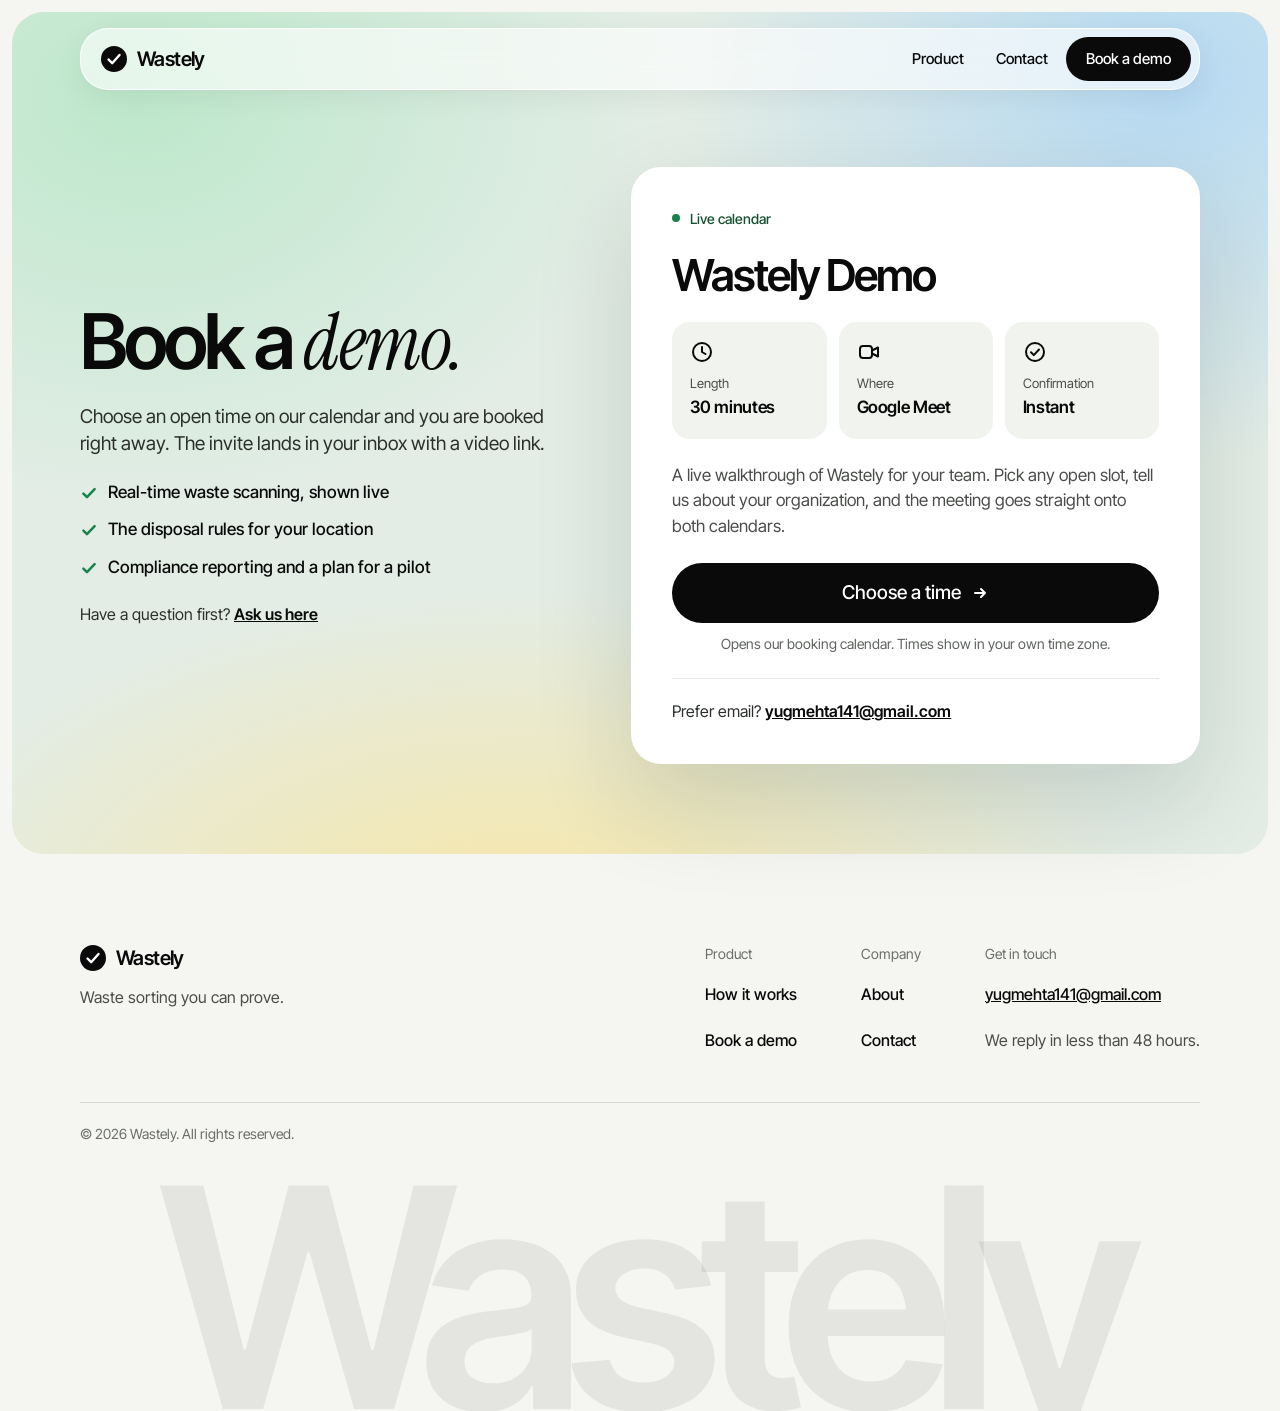
<file: demo.html>
<!doctype html>
<html lang="en">
<head>
<meta charset="utf-8">
<meta name="viewport" content="width=device-width, initial-scale=1">
<title>Book a demo | Wastely</title>
<meta name="description" content="Book a 30-minute live demo of Wastely: real-time waste scanning, local disposal rules, and compliance reporting.">
<link rel="canonical" href="https://teamwastely.com/demo.html">
<meta property="og:type" content="website">
<meta property="og:site_name" content="Wastely">
<meta property="og:title" content="Book a demo | Wastely">
<meta property="og:description" content="Book a 30-minute live demo of Wastely: real-time waste scanning, local disposal rules, and compliance reporting.">
<meta property="og:url" content="https://teamwastely.com/demo.html">
<meta name="twitter:card" content="summary">
<meta name="theme-color" content="#E3EDE6">
<link rel="icon" href="favicon.svg" type="image/svg+xml">
<link rel="preconnect" href="https://fonts.googleapis.com">
<link rel="preconnect" href="https://fonts.gstatic.com" crossorigin>
<link rel="stylesheet" href="https://fonts.googleapis.com/css2?family=Instrument+Serif:ital@0;1&amp;family=Inter+Tight:wght@400;500;600&amp;display=swap">
<link rel="stylesheet" href="styles.css">
</head>
<body>
<div style="width: 100%; background: #F5F5F2; color: #0A0A0B; font-family: 'Inter Tight', system-ui, sans-serif; font-size: 17px; line-height: 1.5">

<section style="margin: 12px; border-radius: 32px; padding: 16px clamp(16px, 4vw, 48px) clamp(48px, 7vw, 96px); background: radial-gradient(60% 70% at 10% 10%, #BDE8CB 0%, rgba(189, 232, 203, 0) 70%), radial-gradient(55% 65% at 92% 8%, #B5D9F2 0%, rgba(181, 217, 242, 0) 70%), radial-gradient(70% 55% at 40% 108%, #F7E6A6 0%, rgba(247, 230, 166, 0) 72%), #E3EDE6; display: flex; flex-direction: column; align-items: center; gap: clamp(40px, 6vw, 80px)">

<header style="width: 100%; max-width: 1120px; box-sizing: border-box; display: flex; flex-wrap: wrap; align-items: center; justify-content: space-between; gap: 4px 16px; padding: 8px 8px 8px 20px; border-radius: 28px; background: rgba(255, 255, 255, 0.62); -webkit-backdrop-filter: blur(18px); backdrop-filter: blur(18px); border: 1px solid rgba(255, 255, 255, 0.85); box-shadow: 0 8px 30px rgba(10, 10, 11, 0.06)">
<a href="./" style="display: flex; align-items: center; gap: 10px; min-height: 44px; text-decoration: none; color: #0A0A0B; font-weight: 600; font-size: 20px; letter-spacing: -0.03em">
<svg width="26" height="26" viewBox="0 0 26 26" fill="none" aria-hidden="true"><circle cx="13" cy="13" r="13" fill="#0A0A0B"></circle><path d="M7.5 13.5l3.7 3.7 7.3-8.2" stroke="#FFFFFF" stroke-width="2.4" stroke-linecap="round" stroke-linejoin="round"></path></svg>
Wastely
</a>
<nav aria-label="Main" style="display: flex; flex-wrap: wrap; align-items: center; gap: 2px 4px">
<a href="product.html" style="display: inline-flex; align-items: center; min-height: 44px; padding: 0 14px; text-decoration: none; color: #0A0A0B; font-weight: 500; font-size: 15px">Product</a>
<a href="contact.html" style="display: inline-flex; align-items: center; min-height: 44px; padding: 0 14px; text-decoration: none; color: #0A0A0B; font-weight: 500; font-size: 15px">Contact</a>
<a href="demo.html" aria-current="page" style="display: inline-flex; align-items: center; justify-content: center; min-height: 44px; padding: 0 20px; border-radius: 999px; background: #0A0A0B; color: #FFFFFF; font-weight: 500; font-size: 15px; text-decoration: none">Book a demo</a>
</nav>
</header>

<div style="width: 100%; max-width: 1120px; display: flex; flex-wrap: wrap; align-items: center; gap: 36px 64px">

<div style="flex: 1 1 380px; min-width: 0; display: flex; flex-direction: column; align-items: flex-start; gap: 22px">
<h1 style="margin: 0; font-weight: 600; font-size: clamp(44px, 6vw, 80px); line-height: 0.96; letter-spacing: -0.05em; color: #0A0A0B">Book a <span style="font-family: 'Instrument Serif', Georgia, serif; font-style: italic; font-weight: 400; letter-spacing: -0.02em">demo.</span></h1>
<p style="margin: 0; font-size: 19px; line-height: 1.45; color: #2B302C; text-wrap: pretty">Choose an open time on our calendar and you are booked right away. The invite lands in your inbox with a video link.</p>
<ul style="margin: 0; padding: 0; list-style: none; display: flex; flex-direction: column; gap: 12px; font-size: 17px; font-weight: 500; color: #0A0A0B">
<li style="display: flex; align-items: flex-start; gap: 10px"><svg width="18" height="18" viewBox="0 0 16 16" fill="none" aria-hidden="true" style="flex: none; margin-top: 4px"><path d="M3 8.500l3.200 3.200L13 4.500" stroke="#17834A" stroke-width="2.200" stroke-linecap="round" stroke-linejoin="round"></path></svg>Real-time waste scanning, shown live</li>
<li style="display: flex; align-items: flex-start; gap: 10px"><svg width="18" height="18" viewBox="0 0 16 16" fill="none" aria-hidden="true" style="flex: none; margin-top: 4px"><path d="M3 8.500l3.200 3.200L13 4.500" stroke="#17834A" stroke-width="2.200" stroke-linecap="round" stroke-linejoin="round"></path></svg>The disposal rules for your location</li>
<li style="display: flex; align-items: flex-start; gap: 10px"><svg width="18" height="18" viewBox="0 0 16 16" fill="none" aria-hidden="true" style="flex: none; margin-top: 4px"><path d="M3 8.500l3.200 3.200L13 4.500" stroke="#17834A" stroke-width="2.200" stroke-linecap="round" stroke-linejoin="round"></path></svg>Compliance reporting and a plan for a pilot</li>
</ul>
<p style="margin: 0; font-size: 16px; color: #2B302C">Have a question first? <a href="contact.html" style="font-weight: 600">Ask us here</a></p>
</div>

<div style="flex: 1.2 1 440px; min-width: 0; box-sizing: border-box; padding: clamp(24px, 3.4vw, 40px); border-radius: 30px; background: #FFFFFF; border: 1px solid rgba(255, 255, 255, 0.9); box-shadow: 0 40px 100px rgba(10, 30, 20, 0.14); display: flex; flex-direction: column; gap: 24px">
<div style="display: flex; align-items: center; gap: 10px; font-size: 14px; font-weight: 500; color: #14532D">
<span aria-hidden="true" style="width: 8px; height: 8px; border-radius: 999px; background: #17834A"></span>
Live calendar
</div>
<h2 style="margin: 0; font-weight: 600; font-size: clamp(30px, 3.6vw, 44px); line-height: 1.02; letter-spacing: -0.045em; color: #0A0A0B; text-wrap: balance">Wastely Demo</h2>
<div style="display: grid; grid-template-columns: repeat(auto-fit, minmax(min(150px, 100%), 1fr)); gap: 12px">
<div style="display: flex; flex-direction: column; gap: 10px; padding: 18px; border-radius: 18px; background: #F1F3EE">
<svg width="24" height="24" viewBox="0 0 24 24" fill="none" aria-hidden="true"><circle cx="12" cy="12" r="9" stroke="#0A0A0B" stroke-width="2"></circle><path d="M12 7v5l3.500 2" stroke="#0A0A0B" stroke-width="2" stroke-linecap="round" stroke-linejoin="round"></path></svg>
<div style="display: flex; flex-direction: column; gap: 2px">
<span style="font-size: 13px; color: #4A4D4A">Length</span>
<span style="font-size: 17px; font-weight: 600; letter-spacing: -0.02em; color: #0A0A0B">30 minutes</span>
</div>
</div>
<div style="display: flex; flex-direction: column; gap: 10px; padding: 18px; border-radius: 18px; background: #F1F3EE">
<svg width="24" height="24" viewBox="0 0 24 24" fill="none" aria-hidden="true"><rect x="3" y="6" width="12" height="12" rx="3" stroke="#0A0A0B" stroke-width="2"></rect><path d="M15 10.500l6-3v9l-6-3" stroke="#0A0A0B" stroke-width="2" stroke-linejoin="round"></path></svg>
<div style="display: flex; flex-direction: column; gap: 2px">
<span style="font-size: 13px; color: #4A4D4A">Where</span>
<span style="font-size: 17px; font-weight: 600; letter-spacing: -0.02em; color: #0A0A0B">Google Meet</span>
</div>
</div>
<div style="display: flex; flex-direction: column; gap: 10px; padding: 18px; border-radius: 18px; background: #F1F3EE">
<svg width="24" height="24" viewBox="0 0 24 24" fill="none" aria-hidden="true"><circle cx="12" cy="12" r="9" stroke="#0A0A0B" stroke-width="2"></circle><path d="M8 12.300l2.800 2.800L16 9.500" stroke="#0A0A0B" stroke-width="2" stroke-linecap="round" stroke-linejoin="round"></path></svg>
<div style="display: flex; flex-direction: column; gap: 2px">
<span style="font-size: 13px; color: #4A4D4A">Confirmation</span>
<span style="font-size: 17px; font-weight: 600; letter-spacing: -0.02em; color: #0A0A0B">Instant</span>
</div>
</div>
</div>
<p style="margin: 0; font-size: 17px; color: #4A4D4A; text-wrap: pretty">A live walkthrough of Wastely for your team. Pick any open slot, tell us about your organization, and the meeting goes straight onto both calendars.</p>
<div style="display: flex; flex-direction: column; gap: 10px">
<a target="_blank" rel="noopener" href="https://cal.com/yug-mehta/wastely-demo" style="display: flex; align-items: center; justify-content: center; gap: 10px; min-height: 60px; padding: 0 30px; border-radius: 999px; background: #0A0A0B; color: #FFFFFF; font-weight: 500; font-size: 19px; text-decoration: none">
Choose a time
<svg width="18" height="18" viewBox="0 0 18 18" fill="none" aria-hidden="true"><path d="M4 9h10M10 5l4 4-4 4" stroke="#FFFFFF" stroke-width="2" stroke-linecap="round" stroke-linejoin="round"></path></svg>
</a>
<span style="font-size: 14px; color: #5F635F; text-align: center">Opens our booking calendar. Times show in your own time zone.</span>
</div>
<div style="padding-top: 20px; border-top: 1px solid rgba(10, 10, 11, 0.1); font-size: 16px; color: #2B302C">Prefer email? <a href="mailto:yugmehta141@gmail.com" style="font-weight: 600; overflow-wrap: anywhere">yugmehta141@gmail.com</a></div>
</div>

</div>
</section>

<footer style="padding: clamp(48px, 6vw, 80px) clamp(20px, 5vw, 80px) 0; overflow: hidden">
<div style="max-width: 1120px; margin: 0 auto; display: flex; flex-direction: column; gap: 40px">
<div style="display: flex; flex-wrap: wrap; justify-content: space-between; gap: 32px 64px">
<div style="flex: 1 1 280px; display: flex; flex-direction: column; gap: 12px">
<div style="display: flex; align-items: center; gap: 10px; font-weight: 600; font-size: 20px; letter-spacing: -0.03em; color: #0A0A0B">
<svg width="26" height="26" viewBox="0 0 26 26" fill="none" aria-hidden="true"><circle cx="13" cy="13" r="13" fill="#0A0A0B"></circle><path d="M7.5 13.5l3.7 3.7 7.3-8.2" stroke="#FFFFFF" stroke-width="2.4" stroke-linecap="round" stroke-linejoin="round"></path></svg>
Wastely
</div>
<p style="margin: 0; font-size: 16px; color: #4A4D4A">Waste sorting you can prove.</p>
</div>
<div style="display: flex; flex-direction: column; gap: 2px">
<div style="font-size: 14px; color: #6B6F6B; padding-bottom: 6px">Product</div>
<a href="product.html" style="display: inline-flex; align-items: center; min-height: 44px; color: #0A0A0B; text-decoration: none; font-size: 16px; font-weight: 500">How it works</a>
<a href="demo.html" style="display: inline-flex; align-items: center; min-height: 44px; color: #0A0A0B; text-decoration: none; font-size: 16px; font-weight: 500">Book a demo</a>
</div>
<div style="display: flex; flex-direction: column; gap: 2px">
<div style="font-size: 14px; color: #6B6F6B; padding-bottom: 6px">Company</div>
<a href="./#company" style="display: inline-flex; align-items: center; min-height: 44px; color: #0A0A0B; text-decoration: none; font-size: 16px; font-weight: 500">About</a>
<a href="contact.html" style="display: inline-flex; align-items: center; min-height: 44px; color: #0A0A0B; text-decoration: none; font-size: 16px; font-weight: 500">Contact</a>
</div>
<div style="display: flex; flex-direction: column; gap: 2px">
<div style="font-size: 14px; color: #6B6F6B; padding-bottom: 6px">Get in touch</div>
<a href="mailto:yugmehta141@gmail.com" style="display: inline-flex; align-items: center; min-height: 44px; color: #0A0A0B; font-size: 16px; font-weight: 500">yugmehta141@gmail.com</a>
<span style="display: inline-flex; align-items: center; min-height: 44px; font-size: 16px; color: #4A4D4A">We reply in less than 48 hours.</span>
</div>
</div>
<div style="padding-top: 20px; border-top: 1px solid rgba(10, 10, 11, 0.12); font-size: 14px; color: #6B6F6B">© 2026 Wastely. All rights reserved.</div>
<div aria-hidden="true" style="font-weight: 600; font-size: clamp(88px, 24vw, 330px); line-height: 0.74; letter-spacing: -0.07em; color: rgba(10, 10, 11, 0.07); text-align: center; white-space: nowrap; user-select: none">Wastely</div>
</div>
</footer>

</div>
</body>
</html>
</file>
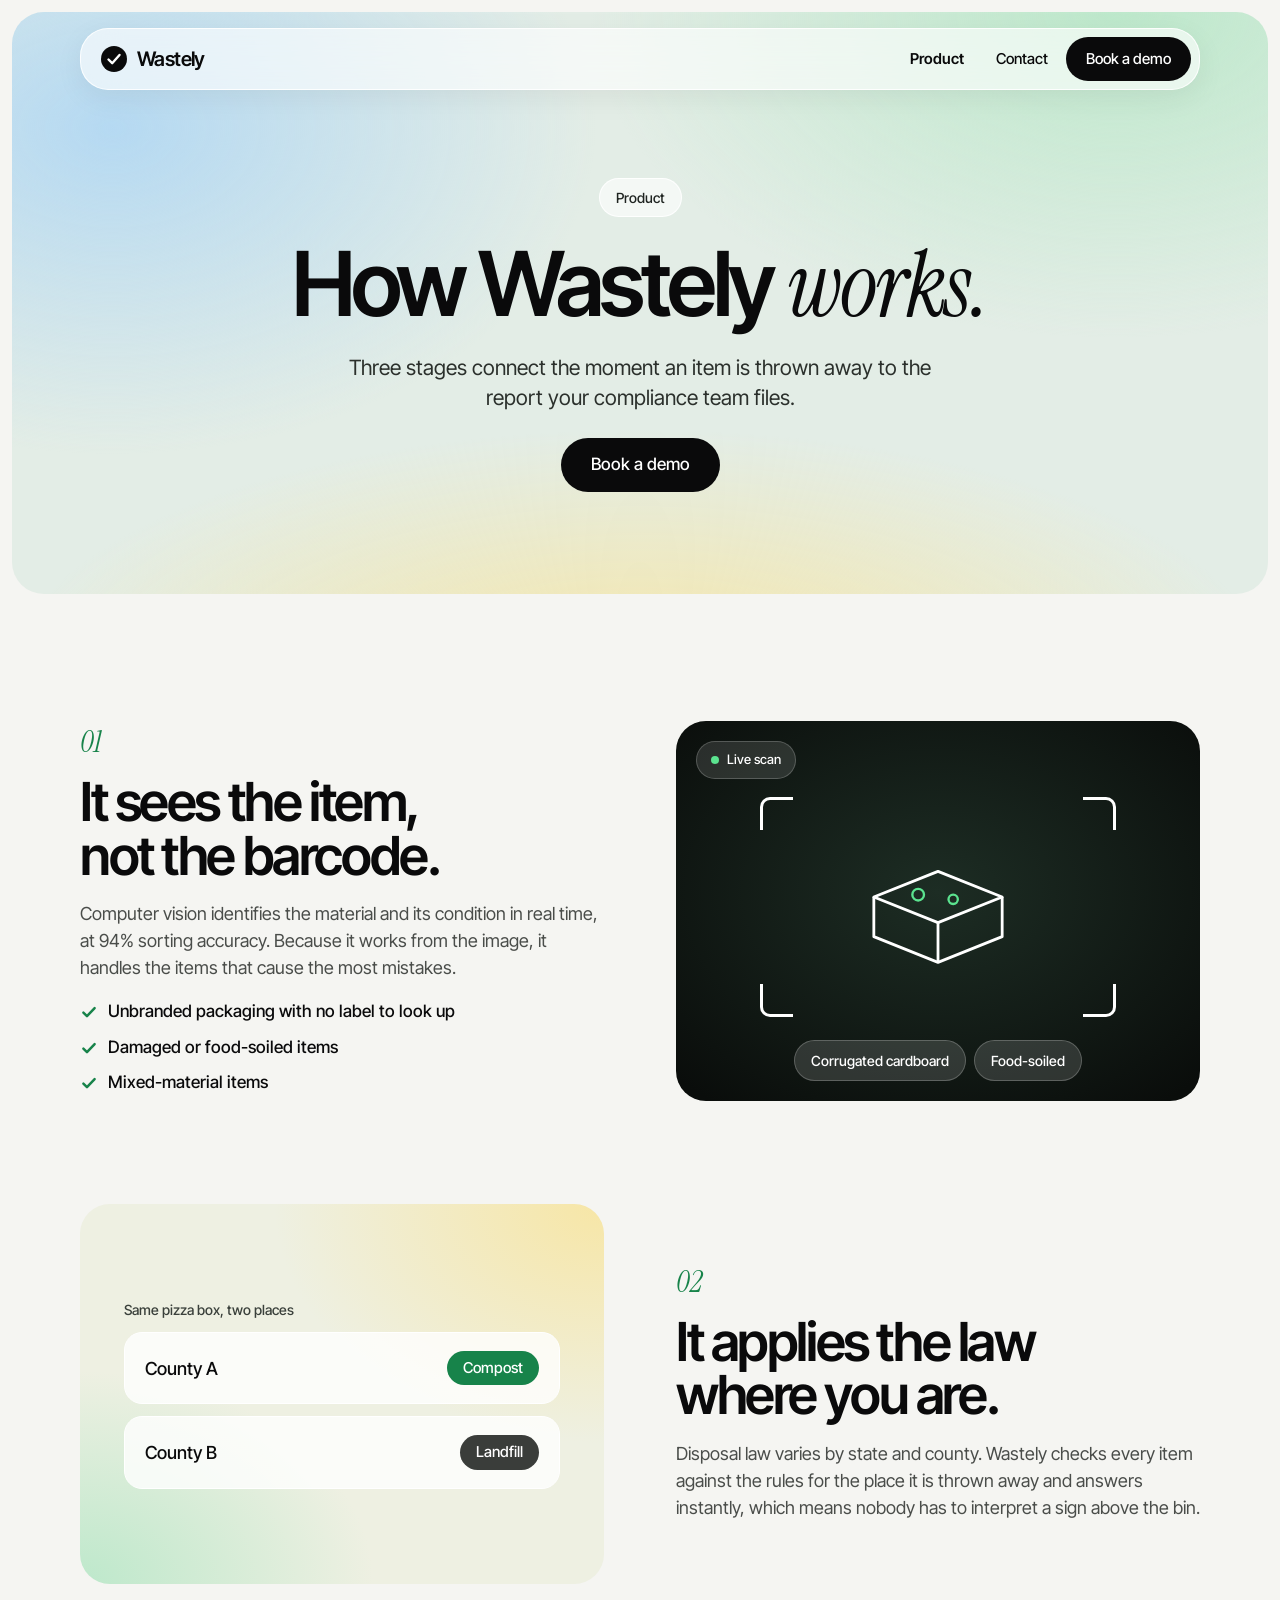
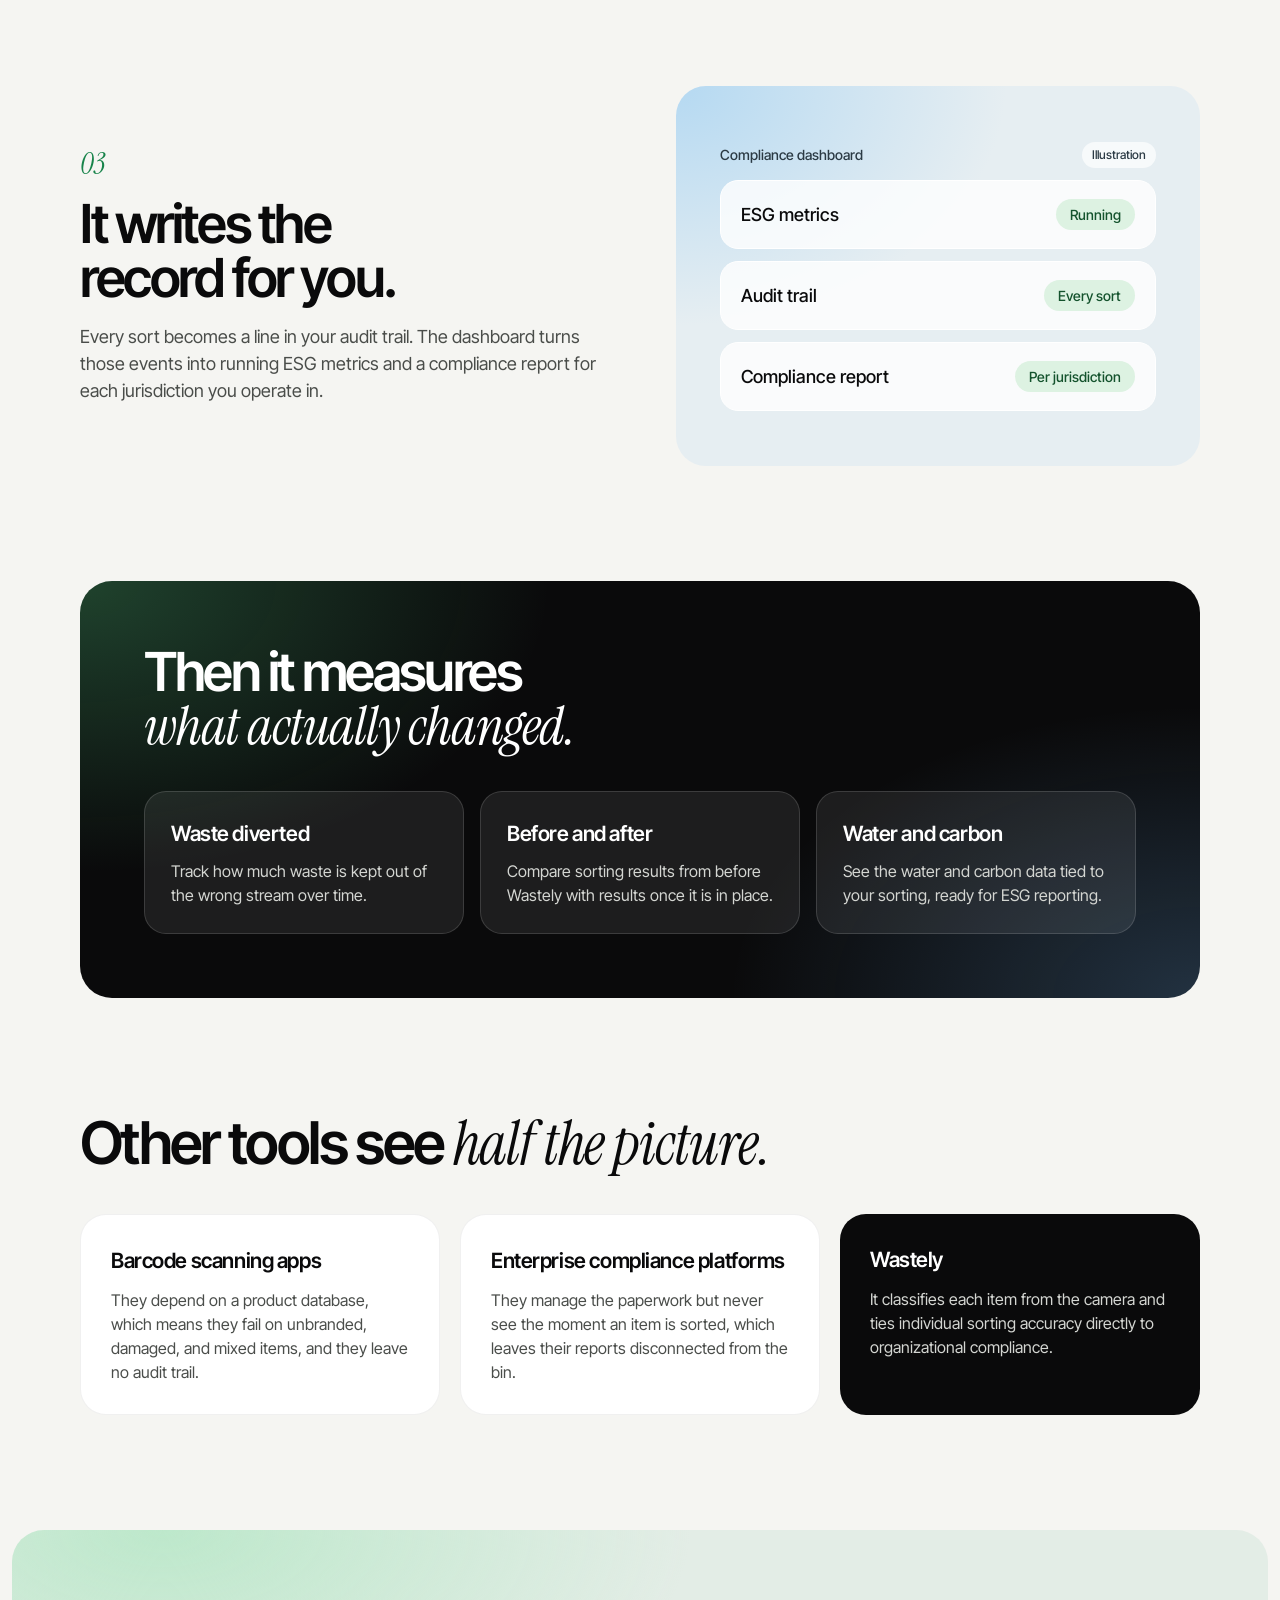
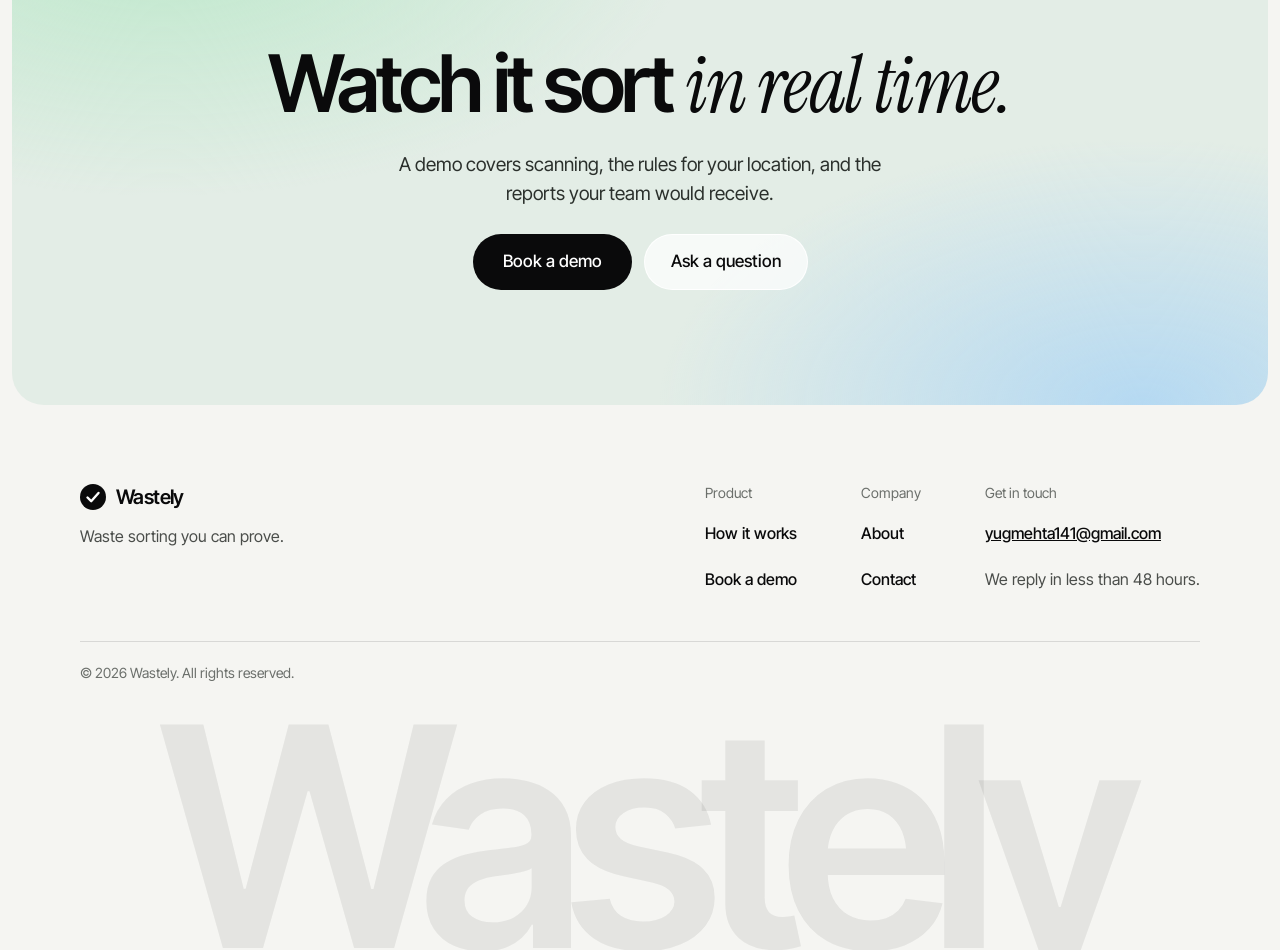
<file: product.html>
<!doctype html>
<html lang="en">
<head>
<meta charset="utf-8">
<meta name="viewport" content="width=device-width, initial-scale=1">
<title>How Wastely works | Wastely</title>
<meta name="description" content="See how Wastely identifies each item with computer vision, applies the disposal rules for your location, and writes the audit trail and compliance reports for you.">
<link rel="canonical" href="https://teamwastely.com/product.html">
<meta property="og:type" content="website">
<meta property="og:site_name" content="Wastely">
<meta property="og:title" content="How Wastely works | Wastely">
<meta property="og:description" content="See how Wastely identifies each item with computer vision, applies the disposal rules for your location, and writes the audit trail and compliance reports for you.">
<meta property="og:url" content="https://teamwastely.com/product.html">
<meta name="twitter:card" content="summary">
<meta name="theme-color" content="#E3EDE6">
<link rel="icon" href="favicon.svg" type="image/svg+xml">
<link rel="preconnect" href="https://fonts.googleapis.com">
<link rel="preconnect" href="https://fonts.gstatic.com" crossorigin>
<link rel="stylesheet" href="https://fonts.googleapis.com/css2?family=Instrument+Serif:ital@0;1&amp;family=Inter+Tight:wght@400;500;600&amp;display=swap">
<link rel="stylesheet" href="styles.css">
</head>
<body>
<div style="width: 100%; background: #F5F5F2; color: #0A0A0B; font-family: 'Inter Tight', system-ui, sans-serif; font-size: 17px; line-height: 1.5">

<section style="margin: 12px; border-radius: 32px; padding: 16px clamp(16px, 4vw, 48px) clamp(56px, 8vw, 104px); background: radial-gradient(60% 80% at 88% 0%, #BDE8CB 0%, rgba(189, 232, 203, 0) 70%), radial-gradient(55% 80% at 8% 20%, #B5D9F2 0%, rgba(181, 217, 242, 0) 70%), radial-gradient(70% 60% at 50% 115%, #F7E6A6 0%, rgba(247, 230, 166, 0) 72%), #E3EDE6; display: flex; flex-direction: column; align-items: center; gap: clamp(48px, 7vw, 88px)">

<header style="width: 100%; max-width: 1120px; box-sizing: border-box; display: flex; flex-wrap: wrap; align-items: center; justify-content: space-between; gap: 4px 16px; padding: 8px 8px 8px 20px; border-radius: 28px; background: rgba(255, 255, 255, 0.62); -webkit-backdrop-filter: blur(18px); backdrop-filter: blur(18px); border: 1px solid rgba(255, 255, 255, 0.85); box-shadow: 0 8px 30px rgba(10, 10, 11, 0.06)">
<a href="./" style="display: flex; align-items: center; gap: 10px; min-height: 44px; text-decoration: none; color: #0A0A0B; font-weight: 600; font-size: 20px; letter-spacing: -0.03em">
<svg width="26" height="26" viewBox="0 0 26 26" fill="none" aria-hidden="true"><circle cx="13" cy="13" r="13" fill="#0A0A0B"></circle><path d="M7.5 13.5l3.7 3.7 7.3-8.2" stroke="#FFFFFF" stroke-width="2.4" stroke-linecap="round" stroke-linejoin="round"></path></svg>
Wastely
</a>
<nav aria-label="Main" style="display: flex; flex-wrap: wrap; align-items: center; gap: 2px 4px">
<a href="product.html" aria-current="page" style="display: inline-flex; align-items: center; min-height: 44px; padding: 0 14px; text-decoration: none; color: #0A0A0B; font-weight: 600; font-size: 15px">Product</a>
<a href="contact.html" style="display: inline-flex; align-items: center; min-height: 44px; padding: 0 14px; text-decoration: none; color: #0A0A0B; font-weight: 500; font-size: 15px">Contact</a>
<a href="demo.html" style="display: inline-flex; align-items: center; justify-content: center; min-height: 44px; padding: 0 20px; border-radius: 999px; background: #0A0A0B; color: #FFFFFF; font-weight: 500; font-size: 15px; text-decoration: none">Book a demo</a>
</nav>
</header>

<div style="max-width: 860px; display: flex; flex-direction: column; align-items: center; gap: 24px; text-align: center">
<div style="display: inline-flex; padding: 8px 16px; border-radius: 999px; background: rgba(255, 255, 255, 0.6); border: 1px solid rgba(255, 255, 255, 0.9); font-size: 14px; font-weight: 500; color: #1F2421">Product</div>
<h1 style="margin: 0; font-weight: 600; font-size: clamp(44px, 7vw, 92px); line-height: 0.96; letter-spacing: -0.05em; color: #0A0A0B; text-wrap: balance">How Wastely <span style="font-family: 'Instrument Serif', Georgia, serif; font-style: italic; font-weight: 400; letter-spacing: -0.02em">works.</span></h1>
<p style="margin: 0; max-width: 620px; font-size: clamp(18px, 1.7vw, 21px); line-height: 1.45; color: #2B302C; text-wrap: pretty">Three stages connect the moment an item is thrown away to the report your compliance team files.</p>
<a href="demo.html" style="display: inline-flex; align-items: center; justify-content: center; min-height: 54px; padding: 0 30px; border-radius: 999px; background: #0A0A0B; color: #FFFFFF; font-weight: 500; font-size: 17px; text-decoration: none">Book a demo</a>
</div>
</section>

<section style="padding: clamp(64px, 9vw, 120px) clamp(20px, 5vw, 80px) 0">
<div style="max-width: 1120px; margin: 0 auto; display: flex; flex-direction: column; gap: clamp(56px, 8vw, 104px)">

<div style="display: flex; flex-wrap: wrap; align-items: center; gap: 36px 72px">
<div style="flex: 1 1 400px; min-width: 0; display: flex; flex-direction: column; align-items: flex-start; gap: 18px">
<div style="font-family: 'Instrument Serif', Georgia, serif; font-style: italic; font-size: 30px; line-height: 1; color: #17834A">01</div>
<h2 style="margin: 0; font-weight: 600; font-size: clamp(32px, 4.2vw, 54px); line-height: 1; letter-spacing: -0.045em; color: #0A0A0B; text-wrap: balance">It sees the item, not the barcode.</h2>
<p style="margin: 0; font-size: 18px; color: #4A4D4A; text-wrap: pretty">Computer vision identifies the material and its condition in real time, at 94% sorting accuracy. Because it works from the image, it handles the items that cause the most mistakes.</p>
<ul style="margin: 0; padding: 0; list-style: none; display: flex; flex-direction: column; gap: 10px; font-size: 17px; font-weight: 500; color: #0A0A0B">
<li style="display: flex; align-items: center; gap: 10px"><svg width="18" height="18" viewBox="0 0 16 16" fill="none" aria-hidden="true"><path d="M3 8.500l3.200 3.200L13 4.500" stroke="#17834A" stroke-width="2.200" stroke-linecap="round" stroke-linejoin="round"></path></svg>Unbranded packaging with no label to look up</li>
<li style="display: flex; align-items: center; gap: 10px"><svg width="18" height="18" viewBox="0 0 16 16" fill="none" aria-hidden="true"><path d="M3 8.500l3.200 3.200L13 4.500" stroke="#17834A" stroke-width="2.200" stroke-linecap="round" stroke-linejoin="round"></path></svg>Damaged or food-soiled items</li>
<li style="display: flex; align-items: center; gap: 10px"><svg width="18" height="18" viewBox="0 0 16 16" fill="none" aria-hidden="true"><path d="M3 8.500l3.200 3.200L13 4.500" stroke="#17834A" stroke-width="2.200" stroke-linecap="round" stroke-linejoin="round"></path></svg>Mixed-material items</li>
</ul>
</div>
<div style="position: relative; flex: 1 1 400px; min-width: 0; min-height: 380px; box-sizing: border-box; padding: 24px; border-radius: 30px; background: radial-gradient(70% 70% at 50% 45%, #1D2D24 0%, #0A0D0B 100%); display: flex; align-items: center; justify-content: center">
<div style="position: absolute; top: 20px; left: 20px; display: flex; align-items: center; gap: 8px; padding: 8px 14px; border-radius: 999px; background: rgba(255, 255, 255, 0.12); border: 1px solid rgba(255, 255, 255, 0.2); color: #FFFFFF; font-size: 13px; font-weight: 500">
<span aria-hidden="true" style="width: 8px; height: 8px; border-radius: 999px; background: #5BE38F"></span>
Live scan
</div>
<div aria-hidden="true" style="position: absolute; top: 76px; left: 16%; width: 30px; height: 30px; border-top: 3px solid #FFFFFF; border-left: 3px solid #FFFFFF; border-top-left-radius: 10px"></div>
<div aria-hidden="true" style="position: absolute; top: 76px; right: 16%; width: 30px; height: 30px; border-top: 3px solid #FFFFFF; border-right: 3px solid #FFFFFF; border-top-right-radius: 10px"></div>
<div aria-hidden="true" style="position: absolute; bottom: 84px; left: 16%; width: 30px; height: 30px; border-bottom: 3px solid #FFFFFF; border-left: 3px solid #FFFFFF; border-bottom-left-radius: 10px"></div>
<div aria-hidden="true" style="position: absolute; bottom: 84px; right: 16%; width: 30px; height: 30px; border-bottom: 3px solid #FFFFFF; border-right: 3px solid #FFFFFF; border-bottom-right-radius: 10px"></div>
<svg width="180" height="140" viewBox="0 0 150 120" fill="none" aria-hidden="true"><path d="M20 48l55-22 55 22-55 22-55-22z" stroke="#FFFFFF" stroke-width="2.4" stroke-linejoin="round"></path><path d="M20 48v34l55 22 55-22V48" stroke="#FFFFFF" stroke-width="2.4" stroke-linejoin="round"></path><path d="M75 70v34" stroke="#FFFFFF" stroke-width="2.4"></path><circle cx="58" cy="46" r="5" stroke="#5BE38F" stroke-width="2"></circle><circle cx="88" cy="50" r="4" stroke="#5BE38F" stroke-width="2"></circle></svg>
<div style="position: absolute; bottom: 20px; left: 20px; right: 20px; display: flex; flex-wrap: wrap; justify-content: center; gap: 8px">
<div style="padding: 9px 16px; border-radius: 999px; background: rgba(255, 255, 255, 0.14); border: 1px solid rgba(255, 255, 255, 0.22); color: #FFFFFF; font-size: 14px; font-weight: 500">Corrugated cardboard</div>
<div style="padding: 9px 16px; border-radius: 999px; background: rgba(255, 255, 255, 0.14); border: 1px solid rgba(255, 255, 255, 0.22); color: #FFFFFF; font-size: 14px; font-weight: 500">Food-soiled</div>
</div>
</div>
</div>

<div style="display: flex; flex-wrap: wrap-reverse; align-items: center; gap: 36px 72px">
<div style="flex: 1 1 400px; min-width: 0; min-height: 380px; box-sizing: border-box; padding: clamp(24px, 4vw, 44px); border-radius: 30px; background: radial-gradient(90% 90% at 100% 0%, #F7E6A6 0%, rgba(247, 230, 166, 0) 70%), radial-gradient(80% 80% at 0% 100%, #BDE8CB 0%, rgba(189, 232, 203, 0) 70%), #EEF0E2; display: flex; flex-direction: column; justify-content: center; gap: 12px">
<span style="font-size: 14px; font-weight: 500; color: #3A403B">Same pizza box, two places</span>
<div style="display: flex; align-items: center; justify-content: space-between; gap: 12px; padding: 18px 20px; border-radius: 18px; background: rgba(255, 255, 255, 0.8); border: 1px solid #FFFFFF">
<span style="font-size: 18px; font-weight: 500; color: #0A0A0B">County A</span>
<span style="font-size: 15px; font-weight: 500; color: #FFFFFF; background: #17834A; padding: 6px 16px; border-radius: 999px">Compost</span>
</div>
<div style="display: flex; align-items: center; justify-content: space-between; gap: 12px; padding: 18px 20px; border-radius: 18px; background: rgba(255, 255, 255, 0.8); border: 1px solid #FFFFFF">
<span style="font-size: 18px; font-weight: 500; color: #0A0A0B">County B</span>
<span style="font-size: 15px; font-weight: 500; color: #FFFFFF; background: #3A3D3A; padding: 6px 16px; border-radius: 999px">Landfill</span>
</div>
</div>
<div style="flex: 1 1 400px; min-width: 0; display: flex; flex-direction: column; align-items: flex-start; gap: 18px">
<div style="font-family: 'Instrument Serif', Georgia, serif; font-style: italic; font-size: 30px; line-height: 1; color: #17834A">02</div>
<h2 style="margin: 0; font-weight: 600; font-size: clamp(32px, 4.2vw, 54px); line-height: 1; letter-spacing: -0.045em; color: #0A0A0B; text-wrap: balance">It applies the law where you are.</h2>
<p style="margin: 0; font-size: 18px; color: #4A4D4A; text-wrap: pretty">Disposal law varies by state and county. Wastely checks every item against the rules for the place it is thrown away and answers instantly, which means nobody has to interpret a sign above the bin.</p>
</div>
</div>

<div style="display: flex; flex-wrap: wrap; align-items: center; gap: 36px 72px">
<div style="flex: 1 1 400px; min-width: 0; display: flex; flex-direction: column; align-items: flex-start; gap: 18px">
<div style="font-family: 'Instrument Serif', Georgia, serif; font-style: italic; font-size: 30px; line-height: 1; color: #17834A">03</div>
<h2 style="margin: 0; font-weight: 600; font-size: clamp(32px, 4.2vw, 54px); line-height: 1; letter-spacing: -0.045em; color: #0A0A0B; text-wrap: balance">It writes the record for you.</h2>
<p style="margin: 0; font-size: 18px; color: #4A4D4A; text-wrap: pretty">Every sort becomes a line in your audit trail. The dashboard turns those events into running ESG metrics and a compliance report for each jurisdiction you operate in.</p>
</div>
<div style="flex: 1 1 400px; min-width: 0; min-height: 380px; box-sizing: border-box; padding: clamp(24px, 4vw, 44px); border-radius: 30px; background: radial-gradient(90% 90% at 0% 0%, #B5D9F2 0%, rgba(181, 217, 242, 0) 70%), #E6EEF2; display: flex; flex-direction: column; justify-content: center; gap: 12px">
<div style="display: flex; align-items: center; justify-content: space-between; gap: 12px">
<span style="font-size: 14px; font-weight: 500; color: #2B3A44">Compliance dashboard</span>
<span style="font-size: 12px; font-weight: 500; color: #2B3A44; padding: 4px 10px; border-radius: 999px; background: rgba(255, 255, 255, 0.7)">Illustration</span>
</div>
<div style="display: flex; align-items: center; justify-content: space-between; gap: 12px; padding: 18px 20px; border-radius: 18px; background: rgba(255, 255, 255, 0.8); border: 1px solid #FFFFFF">
<span style="font-size: 18px; font-weight: 500; color: #0A0A0B">ESG metrics</span>
<span style="font-size: 14px; font-weight: 500; color: #14532D; background: #DDF2E2; padding: 5px 14px; border-radius: 999px">Running</span>
</div>
<div style="display: flex; align-items: center; justify-content: space-between; gap: 12px; padding: 18px 20px; border-radius: 18px; background: rgba(255, 255, 255, 0.8); border: 1px solid #FFFFFF">
<span style="font-size: 18px; font-weight: 500; color: #0A0A0B">Audit trail</span>
<span style="font-size: 14px; font-weight: 500; color: #14532D; background: #DDF2E2; padding: 5px 14px; border-radius: 999px">Every sort</span>
</div>
<div style="display: flex; align-items: center; justify-content: space-between; gap: 12px; padding: 18px 20px; border-radius: 18px; background: rgba(255, 255, 255, 0.8); border: 1px solid #FFFFFF">
<span style="font-size: 18px; font-weight: 500; color: #0A0A0B">Compliance report</span>
<span style="font-size: 14px; font-weight: 500; color: #14532D; background: #DDF2E2; padding: 5px 14px; border-radius: 999px">Per jurisdiction</span>
</div>
</div>
</div>

</div>
</section>

<section style="padding: clamp(64px, 9vw, 120px) clamp(20px, 5vw, 80px)">
<div style="max-width: 1120px; margin: 0 auto; box-sizing: border-box; padding: clamp(28px, 5vw, 64px); border-radius: 32px; background: radial-gradient(60% 100% at 0% 0%, rgba(91, 227, 143, 0.26) 0%, rgba(91, 227, 143, 0) 70%), radial-gradient(60% 100% at 100% 100%, rgba(120, 190, 255, 0.22) 0%, rgba(120, 190, 255, 0) 70%), #0A0A0B; display: flex; flex-direction: column; gap: 36px">
<h2 style="margin: 0; max-width: 720px; font-weight: 600; font-size: clamp(32px, 4.2vw, 54px); line-height: 1; letter-spacing: -0.045em; color: #FFFFFF; text-wrap: balance">Then it measures <span style="font-family: 'Instrument Serif', Georgia, serif; font-style: italic; font-weight: 400; letter-spacing: -0.02em">what actually changed.</span></h2>
<div style="display: grid; grid-template-columns: repeat(auto-fit, minmax(min(250px, 100%), 1fr)); gap: 16px">
<div style="display: flex; flex-direction: column; gap: 10px; padding: 26px; border-radius: 22px; background: rgba(255, 255, 255, 0.08); border: 1px solid rgba(255, 255, 255, 0.14)">
<h3 style="margin: 0; font-size: 21px; font-weight: 600; letter-spacing: -0.02em; color: #FFFFFF">Waste diverted</h3>
<p style="margin: 0; font-size: 16px; color: #D4D6D2">Track how much waste is kept out of the wrong stream over time.</p>
</div>
<div style="display: flex; flex-direction: column; gap: 10px; padding: 26px; border-radius: 22px; background: rgba(255, 255, 255, 0.08); border: 1px solid rgba(255, 255, 255, 0.14)">
<h3 style="margin: 0; font-size: 21px; font-weight: 600; letter-spacing: -0.02em; color: #FFFFFF">Before and after</h3>
<p style="margin: 0; font-size: 16px; color: #D4D6D2">Compare sorting results from before Wastely with results once it is in place.</p>
</div>
<div style="display: flex; flex-direction: column; gap: 10px; padding: 26px; border-radius: 22px; background: rgba(255, 255, 255, 0.08); border: 1px solid rgba(255, 255, 255, 0.14)">
<h3 style="margin: 0; font-size: 21px; font-weight: 600; letter-spacing: -0.02em; color: #FFFFFF">Water and carbon</h3>
<p style="margin: 0; font-size: 16px; color: #D4D6D2">See the water and carbon data tied to your sorting, ready for ESG reporting.</p>
</div>
</div>
</div>
</section>

<section style="padding: 0 clamp(20px, 5vw, 80px) clamp(72px, 9vw, 120px)">
<div style="max-width: 1120px; margin: 0 auto; display: flex; flex-direction: column; gap: 40px">
<h2 style="margin: 0; max-width: 720px; font-weight: 600; font-size: clamp(34px, 4.6vw, 60px); line-height: 1; letter-spacing: -0.045em; color: #0A0A0B; text-wrap: balance">Other tools see <span style="font-family: 'Instrument Serif', Georgia, serif; font-style: italic; font-weight: 400; letter-spacing: -0.02em">half the picture.</span></h2>
<div style="display: grid; grid-template-columns: repeat(auto-fit, minmax(min(290px, 100%), 1fr)); gap: 20px">
<div style="display: flex; flex-direction: column; gap: 12px; padding: 30px; border-radius: 26px; background: #FFFFFF; border: 1px solid rgba(10, 10, 11, 0.06)">
<h3 style="margin: 0; font-size: 21px; font-weight: 600; letter-spacing: -0.02em; color: #0A0A0B">Barcode scanning apps</h3>
<p style="margin: 0; font-size: 16px; color: #4A4D4A">They depend on a product database, which means they fail on unbranded, damaged, and mixed items, and they leave no audit trail.</p>
</div>
<div style="display: flex; flex-direction: column; gap: 12px; padding: 30px; border-radius: 26px; background: #FFFFFF; border: 1px solid rgba(10, 10, 11, 0.06)">
<h3 style="margin: 0; font-size: 21px; font-weight: 600; letter-spacing: -0.02em; color: #0A0A0B">Enterprise compliance platforms</h3>
<p style="margin: 0; font-size: 16px; color: #4A4D4A">They manage the paperwork but never see the moment an item is sorted, which leaves their reports disconnected from the bin.</p>
</div>
<div style="display: flex; flex-direction: column; gap: 12px; padding: 30px; border-radius: 26px; background: #0A0A0B">
<h3 style="margin: 0; font-size: 21px; font-weight: 600; letter-spacing: -0.02em; color: #FFFFFF">Wastely</h3>
<p style="margin: 0; font-size: 16px; color: #D4D6D2">It classifies each item from the camera and ties individual sorting accuracy directly to organizational compliance.</p>
</div>
</div>
</div>
</section>

<section style="margin: 0 12px; border-radius: 32px; padding: clamp(64px, 9vw, 120px) clamp(20px, 5vw, 80px); background: radial-gradient(60% 80% at 12% 0%, #BDE8CB 0%, rgba(189, 232, 203, 0) 70%), radial-gradient(55% 80% at 90% 100%, #B5D9F2 0%, rgba(181, 217, 242, 0) 70%), #E3EDE6">
<div style="max-width: 860px; margin: 0 auto; display: flex; flex-direction: column; align-items: center; gap: 26px; text-align: center">
<h2 style="margin: 0; font-weight: 600; font-size: clamp(40px, 6.2vw, 84px); line-height: 0.98; letter-spacing: -0.05em; color: #0A0A0B; text-wrap: balance">Watch it sort <span style="font-family: 'Instrument Serif', Georgia, serif; font-style: italic; font-weight: 400; letter-spacing: -0.02em">in real time.</span></h2>
<p style="margin: 0; max-width: 540px; font-size: 19px; color: #2B302C">A demo covers scanning, the rules for your location, and the reports your team would receive.</p>
<div style="display: flex; flex-wrap: wrap; justify-content: center; gap: 12px">
<a href="demo.html" style="display: inline-flex; align-items: center; justify-content: center; min-height: 54px; padding: 0 30px; border-radius: 999px; background: #0A0A0B; color: #FFFFFF; font-weight: 500; font-size: 17px; text-decoration: none">Book a demo</a>
<a href="contact.html" style="display: inline-flex; align-items: center; justify-content: center; min-height: 54px; padding: 0 26px; border-radius: 999px; background: rgba(255, 255, 255, 0.7); border: 1px solid rgba(255, 255, 255, 0.95); color: #0A0A0B; font-weight: 500; font-size: 17px; text-decoration: none">Ask a question</a>
</div>
</div>
</section>

<footer style="padding: clamp(48px, 6vw, 80px) clamp(20px, 5vw, 80px) 0; overflow: hidden">
<div style="max-width: 1120px; margin: 0 auto; display: flex; flex-direction: column; gap: 40px">
<div style="display: flex; flex-wrap: wrap; justify-content: space-between; gap: 32px 64px">
<div style="flex: 1 1 280px; display: flex; flex-direction: column; gap: 12px">
<div style="display: flex; align-items: center; gap: 10px; font-weight: 600; font-size: 20px; letter-spacing: -0.03em; color: #0A0A0B">
<svg width="26" height="26" viewBox="0 0 26 26" fill="none" aria-hidden="true"><circle cx="13" cy="13" r="13" fill="#0A0A0B"></circle><path d="M7.5 13.5l3.7 3.7 7.3-8.2" stroke="#FFFFFF" stroke-width="2.4" stroke-linecap="round" stroke-linejoin="round"></path></svg>
Wastely
</div>
<p style="margin: 0; font-size: 16px; color: #4A4D4A">Waste sorting you can prove.</p>
</div>
<div style="display: flex; flex-direction: column; gap: 2px">
<div style="font-size: 14px; color: #6B6F6B; padding-bottom: 6px">Product</div>
<a href="product.html" style="display: inline-flex; align-items: center; min-height: 44px; color: #0A0A0B; text-decoration: none; font-size: 16px; font-weight: 500">How it works</a>
<a href="demo.html" style="display: inline-flex; align-items: center; min-height: 44px; color: #0A0A0B; text-decoration: none; font-size: 16px; font-weight: 500">Book a demo</a>
</div>
<div style="display: flex; flex-direction: column; gap: 2px">
<div style="font-size: 14px; color: #6B6F6B; padding-bottom: 6px">Company</div>
<a href="./#company" style="display: inline-flex; align-items: center; min-height: 44px; color: #0A0A0B; text-decoration: none; font-size: 16px; font-weight: 500">About</a>
<a href="contact.html" style="display: inline-flex; align-items: center; min-height: 44px; color: #0A0A0B; text-decoration: none; font-size: 16px; font-weight: 500">Contact</a>
</div>
<div style="display: flex; flex-direction: column; gap: 2px">
<div style="font-size: 14px; color: #6B6F6B; padding-bottom: 6px">Get in touch</div>
<a href="mailto:yugmehta141@gmail.com" style="display: inline-flex; align-items: center; min-height: 44px; color: #0A0A0B; font-size: 16px; font-weight: 500">yugmehta141@gmail.com</a>
<span style="display: inline-flex; align-items: center; min-height: 44px; font-size: 16px; color: #4A4D4A">We reply in less than 48 hours.</span>
</div>
</div>
<div style="padding-top: 20px; border-top: 1px solid rgba(10, 10, 11, 0.12); font-size: 14px; color: #6B6F6B">© 2026 Wastely. All rights reserved.</div>
<div aria-hidden="true" style="font-weight: 600; font-size: clamp(88px, 24vw, 330px); line-height: 0.74; letter-spacing: -0.07em; color: rgba(10, 10, 11, 0.07); text-align: center; white-space: nowrap; user-select: none">Wastely</div>
</div>
</footer>

</div>
</body>
</html>
</file>
<file: styles.css>
html { -webkit-text-size-adjust: 100%; scroll-behavior: smooth; }
body {
  margin: 0;
  font-family: 'Inter Tight', system-ui, -apple-system, 'Segoe UI', sans-serif;
  color: #0A0A0B;
  background: #F5F5F2;
  -webkit-font-smoothing: antialiased;
}
a { color: #0A0A0B; }
a:hover { color: #3A3D3A; }
button, input, select, textarea { font-family: inherit; }
a:focus-visible, button:focus-visible, summary:focus-visible { outline: 2px solid #17834A; outline-offset: 2px; }
input:focus, select:focus, textarea:focus { outline: 2px solid #17834A; outline-offset: 2px; }
a[style*="border-radius: 999px"], button[style*="border-radius: 999px"] { transition: opacity 0.15s ease; }
a[style*="border-radius: 999px"]:hover, button[style*="border-radius: 999px"]:hover { opacity: 0.85; }
summary { cursor: pointer; list-style: none; }
summary::-webkit-details-marker { display: none; }
details[open] .pm { transform: rotate(45deg); }
[hidden] { display: none !important; }

@keyframes sweep { from { top: 20%; } to { top: 74%; } }
@keyframes rise { from { opacity: 0; transform: translateY(8px); } to { opacity: 1; transform: none; } }
@keyframes pulse { 0%, 100% { opacity: 1; } 50% { opacity: 0.45; } }
.scanline { animation: sweep 0.7s ease-in-out infinite alternate; }
.rise { animation: rise 0.35s ease-out both; }
.pulse { animation: pulse 1s ease-in-out infinite; }

@media (prefers-reduced-motion: reduce) {
  html { scroll-behavior: auto; }
  .scanline, .rise, .pulse { animation: none; }
}
</file>
